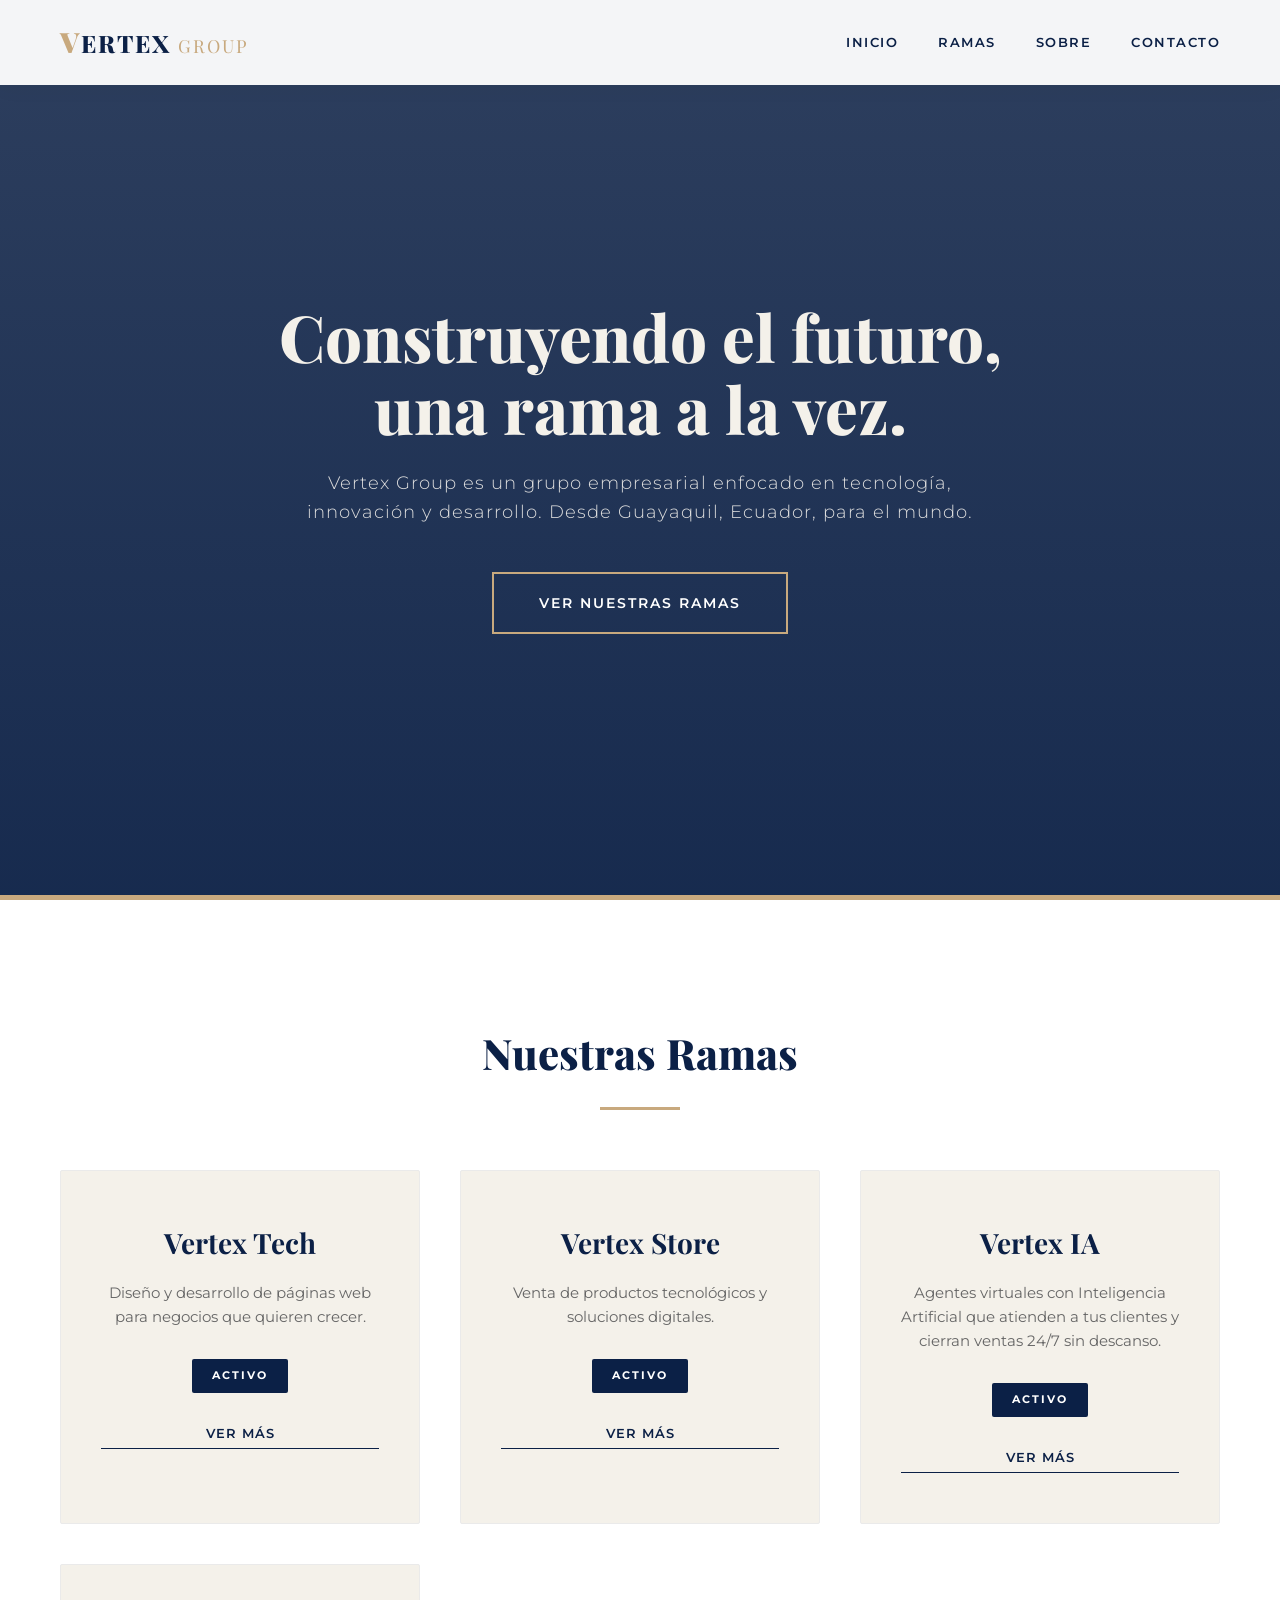
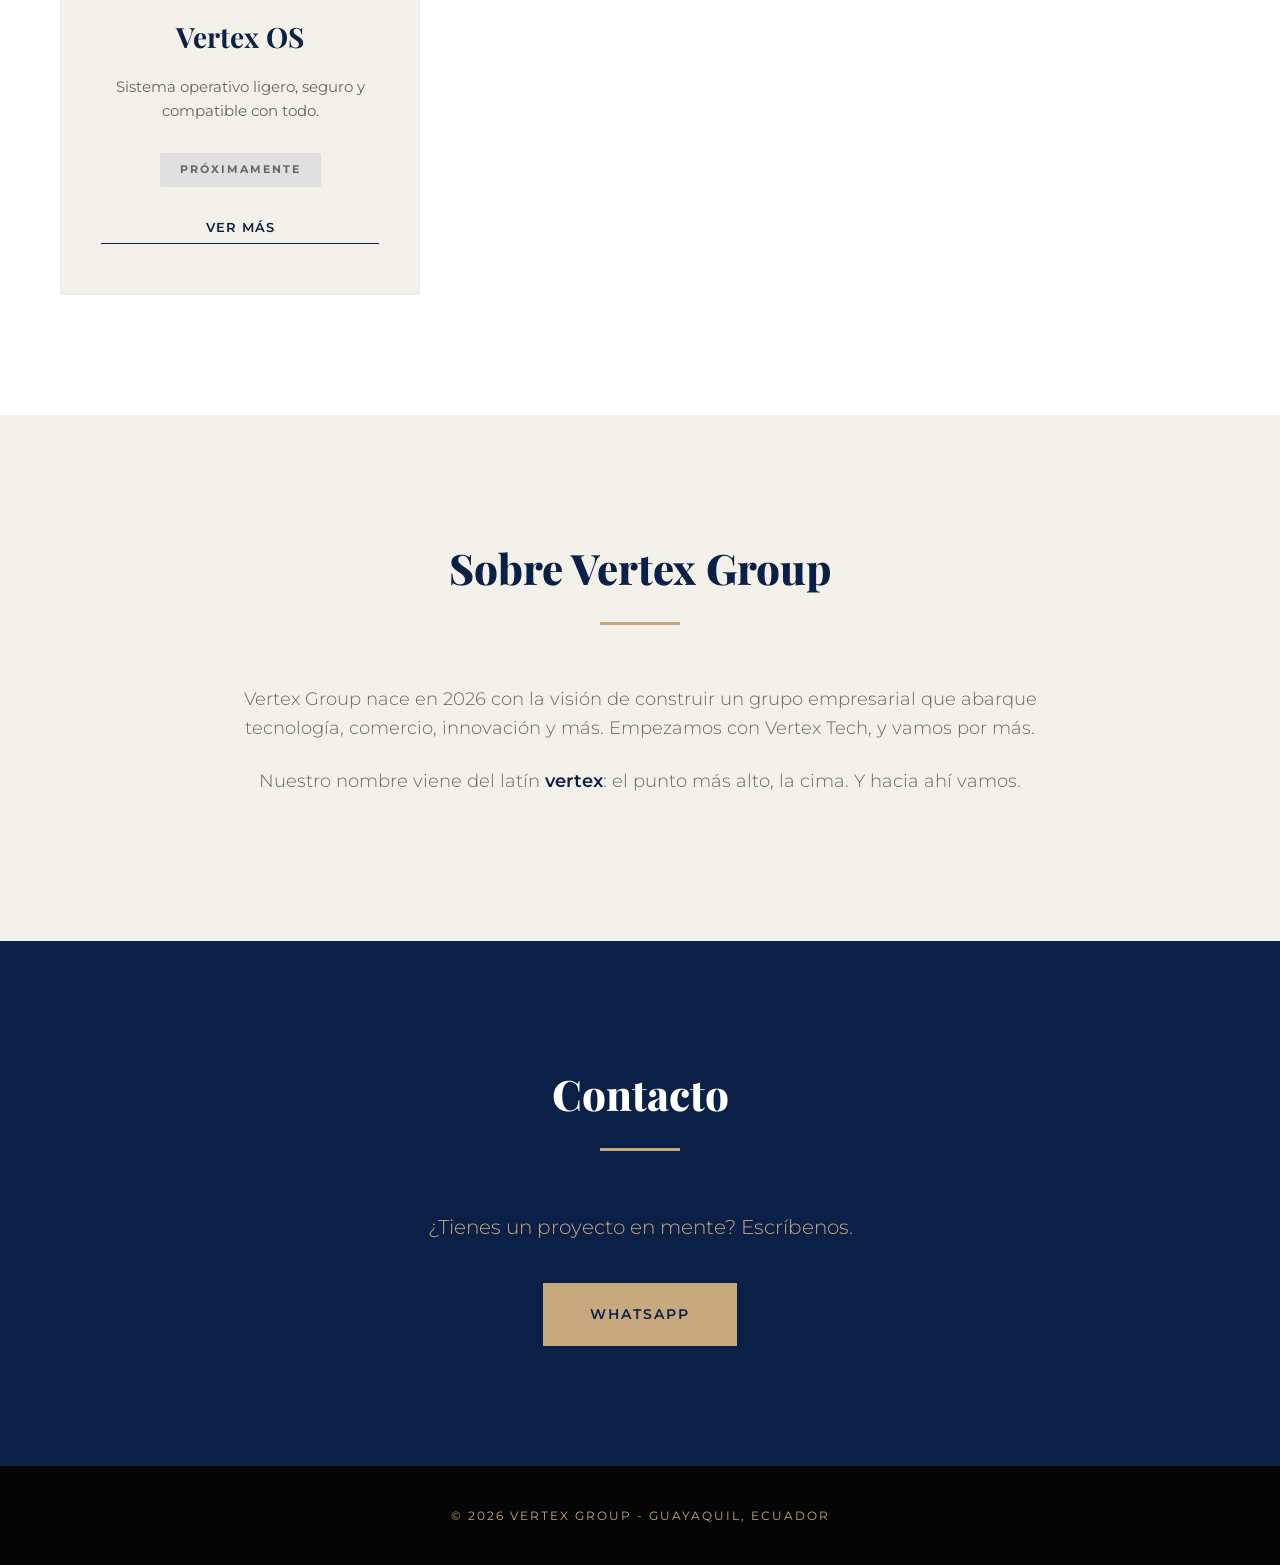
<file: index.html>
<!DOCTYPE html>
<html lang="es">
<head>
    <meta charset="UTF-8">
    <meta name="viewport" content="width=device-width, initial-scale=1.0">
    <title>Vertex Group | Tecnología, Innovación y Futuro</title>
    <link rel="stylesheet" href="style.css">
    <link rel="icon" href="icono.png">
</head>
<body>

    <header>
        <div class="logo">
            <span class="v">V</span>ERTEX <span class="group">GROUP</span>
        </div>
        <nav>
            <a href="#inicio">Inicio</a>
            <a href="#ramas">Ramas</a>
            <a href="#sobre">Sobre</a>
            <a href="#contacto">Contacto</a>
        </nav>
    </header>

    <section id="inicio" class="hero">
        <h1>Construyendo el futuro,<br>una rama a la vez.</h1>
        <p>Vertex Group es un grupo empresarial enfocado en tecnología, innovación y desarrollo. Desde Guayaquil, Ecuador, para el mundo.</p>
        <a href="#ramas" class="boton">Ver nuestras ramas</a>
    </section>

    <section id="ramas">
        <h2>Nuestras Ramas</h2>
        <div class="ramas-grid">

            <div class="rama">
                <h3>Vertex Tech</h3>
                <p>Diseño y desarrollo de páginas web para negocios que quieren crecer.</p>
                <span class="estado activo">Activo</span>
                <a href="vertex-tech/index.html" class="boton-rama">Ver más</a>
            </div>

            <div class="rama">
                <h3>Vertex Store</h3>
                <p>Venta de productos tecnológicos y soluciones digitales.</p>
                <span class="estado activo">Activo</span>
                <a href="vertex-store/index.html" class="boton-rama">Ver más</a>
            </div>

            <div class="rama">
                <h3>Vertex IA</h3>
                <p>Agentes virtuales con Inteligencia Artificial que atienden a tus clientes y cierran ventas 24/7 sin descanso.</p>
                <span class="estado activo">Activo</span>
                <a href="vertex-IA/index.html" class="boton-rama">Ver más</a>
            </div>

            <div class="rama">
                <h3>Vertex OS</h3>
                <p>Sistema operativo ligero, seguro y compatible con todo.</p>
                <span class="estado proximo">Próximamente</span>
                <a href="vertex-os/index.html" class="boton-rama">Ver más</a>
            </div>

        </div>
    </section>

    <section id="sobre">
        <h2>Sobre Vertex Group</h2>
        <p>Vertex Group nace en 2026 con la visión de construir un grupo empresarial que abarque tecnología, comercio, innovación y más. Empezamos con Vertex Tech, y vamos por más.</p>
        <p>Nuestro nombre viene del latín <strong>vertex</strong>: el punto más alto, la cima. Y hacia ahí vamos.</p>
    </section>

    <section id="contacto">
        <h2>Contacto</h2>
        <p>¿Tienes un proyecto en mente? Escríbenos.</p>
        <a href="https://wa.me/593982679961" class="boton">WhatsApp</a>
    </section>

    <footer>
        <p>© 2026 Vertex Group - Guayaquil, Ecuador</p>
    </footer>

</body>
</html>
</file>
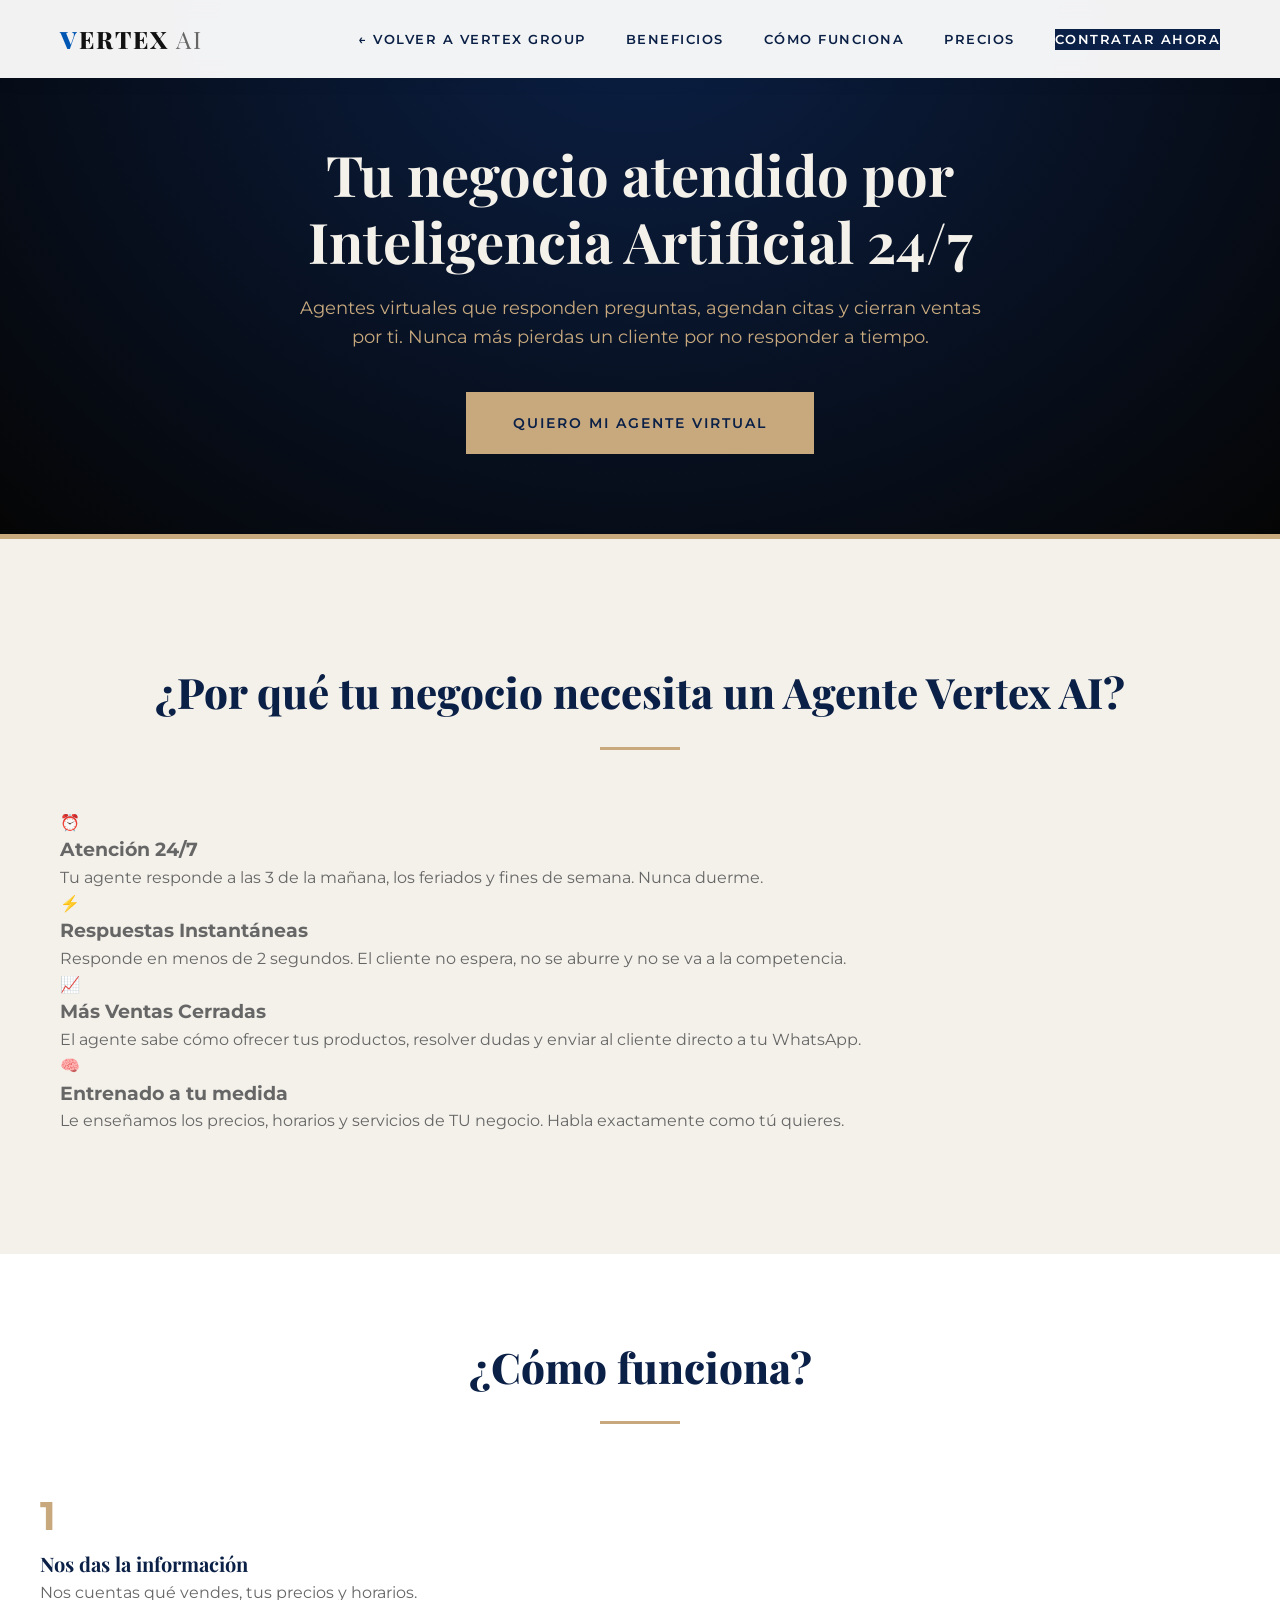
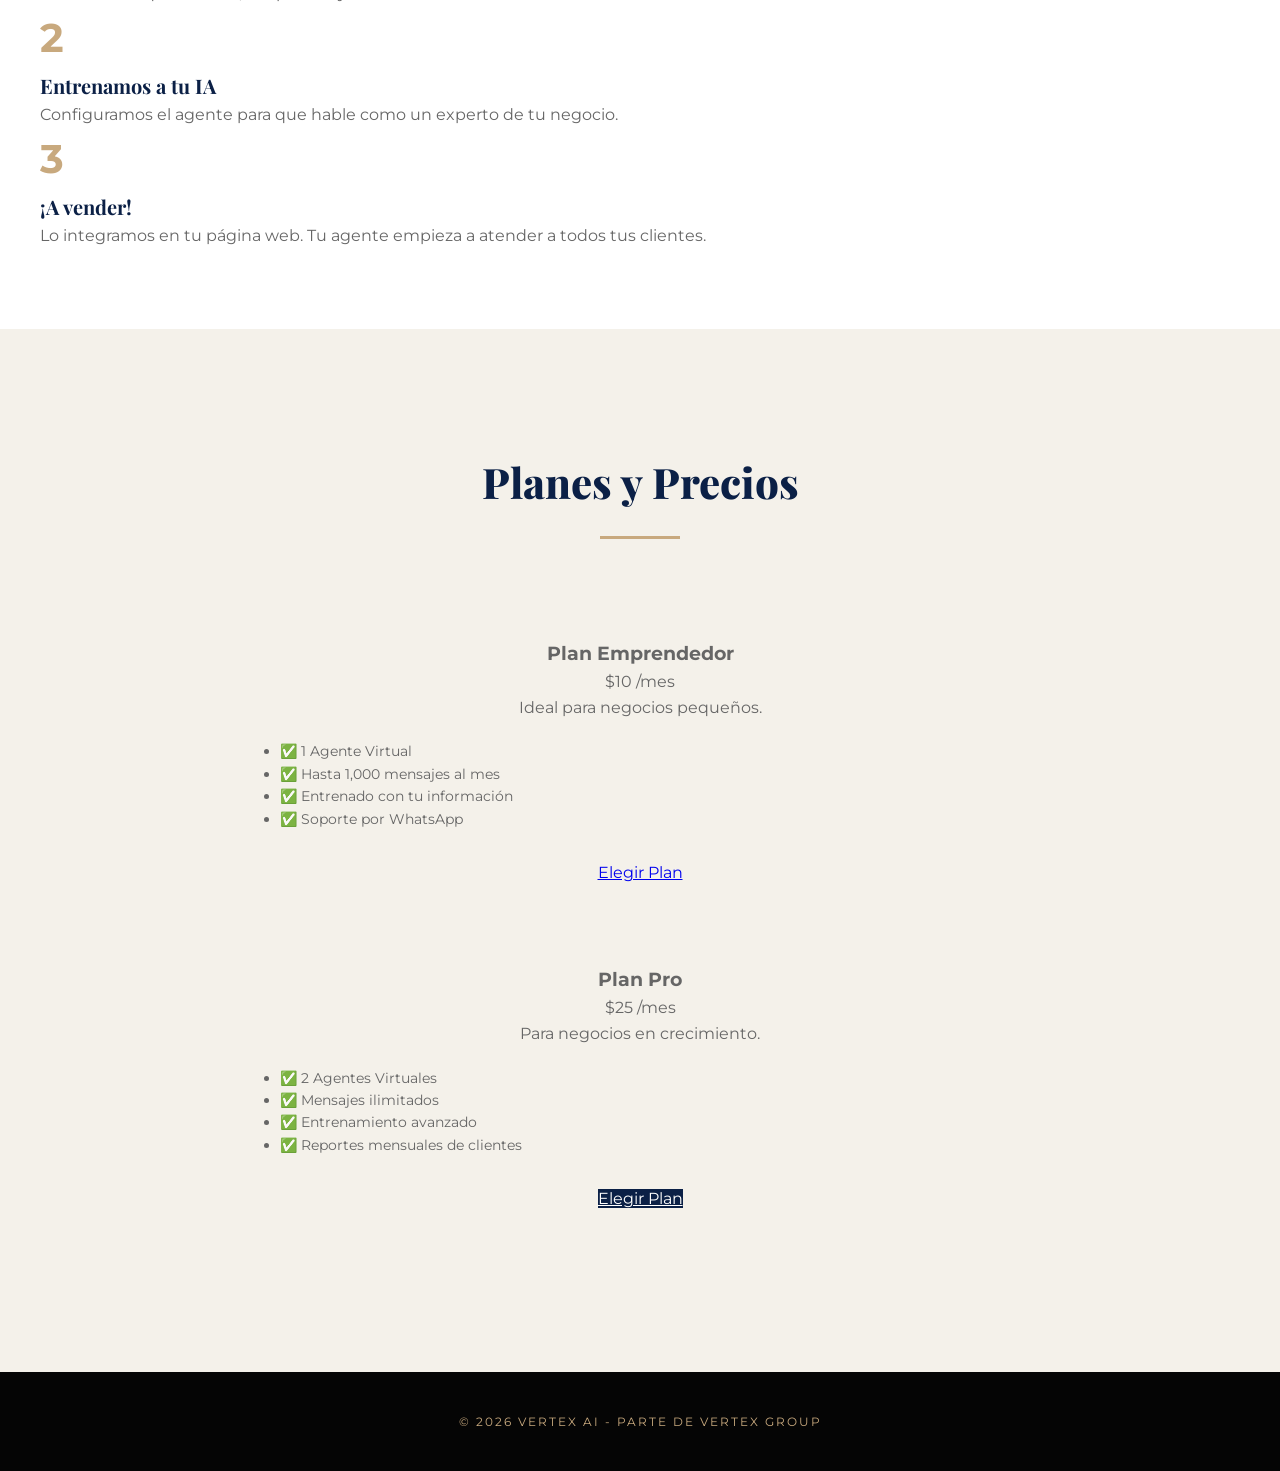
<file: vertex-IA/index.html>
<!DOCTYPE html>
<html lang="es">
<head>
    <meta charset="UTF-8">
    <meta name="viewport" content="width=device-width, initial-scale=1.0">
    <title>Vertex AI | Agentes Virtuales para Negocios</title>
    <link rel="stylesheet" href="../style.css">
    <link rel="stylesheet" href="IA.css">
</head>
<body>

    <header class="header-tienda">
        <div class="logo">
            <a href="../index.html" style="text-decoration:none; color:#111;">
                <span style="color:#0056b3; font-weight:900;">V</span>ERTEX <span style="color:#666; font-weight:300;">AI</span>
            </a>
        </div>
        <nav>
            <a href="../index.html">← Volver a Vertex Group</a>
            <a href="#beneficios">Beneficios</a>
            <a href="#como-funciona">Cómo funciona</a>
            <a href="#precios">Precios</a>
            <a href="https://wa.me/593982679961?text=Hola,%20quiero%20un%20Agente%20Virtual%20para%20mi%20negocio" class="btn-carrito" style="background: var(--azul-marino); color: white; border: none;">Contratar Ahora</a>
        </nav>
    </header>

    <section class="hero-ai">
        <h1>Tu negocio atendido por Inteligencia Artificial 24/7</h1>
        <p>Agentes virtuales que responden preguntas, agendan citas y cierran ventas por ti. Nunca más pierdas un cliente por no responder a tiempo.</p>
        <a href="https://wa.me/593982679961?text=Hola,%20quiero%20un%20Agente%20Virtual%20para%20mi%20negocio" class="boton">Quiero mi Agente Virtual</a>
    </section>

    <section id="beneficios" class="seccion-categorias">
        <h2 class="titulo-seccion">¿Por qué tu negocio necesita un Agente Vertex AI?</h2>
        <div class="grid-categorias">
            <div class="tarjeta-categoria">
                <div class="icono-cat">⏰</div>
                <h3>Atención 24/7</h3>
                <p>Tu agente responde a las 3 de la mañana, los feriados y fines de semana. Nunca duerme.</p>
            </div>
            <div class="tarjeta-categoria">
                <div class="icono-cat">⚡</div>
                <h3>Respuestas Instantáneas</h3>
                <p>Responde en menos de 2 segundos. El cliente no espera, no se aburre y no se va a la competencia.</p>
            </div>
            <div class="tarjeta-categoria">
                <div class="icono-cat">📈</div>
                <h3>Más Ventas Cerradas</h3>
                <p>El agente sabe cómo ofrecer tus productos, resolver dudas y enviar al cliente directo a tu WhatsApp.</p>
            </div>
            <div class="tarjeta-categoria">
                <div class="icono-cat">🧠</div>
                <h3>Entrenado a tu medida</h3>
                <p>Le enseñamos los precios, horarios y servicios de TU negocio. Habla exactamente como tú quieres.</p>
            </div>
        </div>
    </section>

    <section id="como-funciona" class="seccion-categorias" style="background-color: var(--blanco-puro); max-width: 100%; padding: 80px 20px;">
        <div style="max-width: 1200px; margin: 0 auto;">
            <h2 class="titulo-seccion">¿Cómo funciona?</h2>
            <div class="grid-categorias">
                <div class="tarjeta-categoria" style="background: transparent; border: none; box-shadow: none;">
                    <h3 style="font-size: 40px; color: var(--dorado-camel);">1</h3>
                    <h4 style="font-family: 'Playfair Display'; font-size: 20px; color: var(--azul-marino);">Nos das la información</h4>
                    <p>Nos cuentas qué vendes, tus precios y horarios.</p>
                </div>
                <div class="tarjeta-categoria" style="background: transparent; border: none; box-shadow: none;">
                    <h3 style="font-size: 40px; color: var(--dorado-camel);">2</h3>
                    <h4 style="font-family: 'Playfair Display'; font-size: 20px; color: var(--azul-marino);">Entrenamos a tu IA</h4>
                    <p>Configuramos el agente para que hable como un experto de tu negocio.</p>
                </div>
                <div class="tarjeta-categoria" style="background: transparent; border: none; box-shadow: none;">
                    <h3 style="font-size: 40px; color: var(--dorado-camel);">3</h3>
                    <h4 style="font-family: 'Playfair Display'; font-size: 20px; color: var(--azul-marino);">¡A vender!</h4>
                    <p>Lo integramos en tu página web. Tu agente empieza a atender a todos tus clientes.</p>
                </div>
            </div>
        </div>
    </section>

    <section id="precios" class="seccion-categorias">
        <h2 class="titulo-seccion">Planes y Precios</h2>
        <div class="grid-categorias" style="max-width: 800px; margin: 0 auto;">
            <!-- Plan 1 -->
            <div class="tarjeta-producto" style="text-align: center; padding: 40px;">
                <h3>Plan Emprendedor</h3>
                <p class="precio">$10<span style="font-size: 16px; color: #666;"> /mes</span></p>
                <p style="margin-bottom: 20px;">Ideal para negocios pequeños.</p>
                <ul style="text-align: left; font-size: 14px; margin-bottom: 30px; color: var(--gris-texto);">
                    <li>✅ 1 Agente Virtual</li>
                    <li>✅ Hasta 1,000 mensajes al mes</li>
                    <li>✅ Entrenado con tu información</li>
                    <li>✅ Soporte por WhatsApp</li>
                </ul>
                <a href="https://wa.me/593982679961?text=Hola,%20quiero%20el%20Plan%20Emprendedor" class="btn-comprar">Elegir Plan</a>
            </div>
            <!-- Plan 2 -->
            <div class="tarjeta-producto" style="text-align: center; padding: 40px; border-color: var(--dorado-camel);">
                <h3>Plan Pro</h3>
                <p class="precio">$25<span style="font-size: 16px; color: #666;"> /mes</span></p>
                <p style="margin-bottom: 20px;">Para negocios en crecimiento.</p>
                <ul style="text-align: left; font-size: 14px; margin-bottom: 30px; color: var(--gris-texto);">
                    <li>✅ 2 Agentes Virtuales</li>
                    <li>✅ Mensajes ilimitados</li>
                    <li>✅ Entrenamiento avanzado</li>
                    <li>✅ Reportes mensuales de clientes</li>
                </ul>
                <a href="https://wa.me/593982679961?text=Hola,%20quiero%20el%20Plan%20Pro" class="btn-comprar" style="background: var(--azul-marino); color: white;">Elegir Plan</a>
            </div>
        </div>
    </section>

    <footer class="footer-tienda">
        <p>© 2026 Vertex AI - Parte de Vertex Group</p>
    </footer>

</body>
</html>
</file>
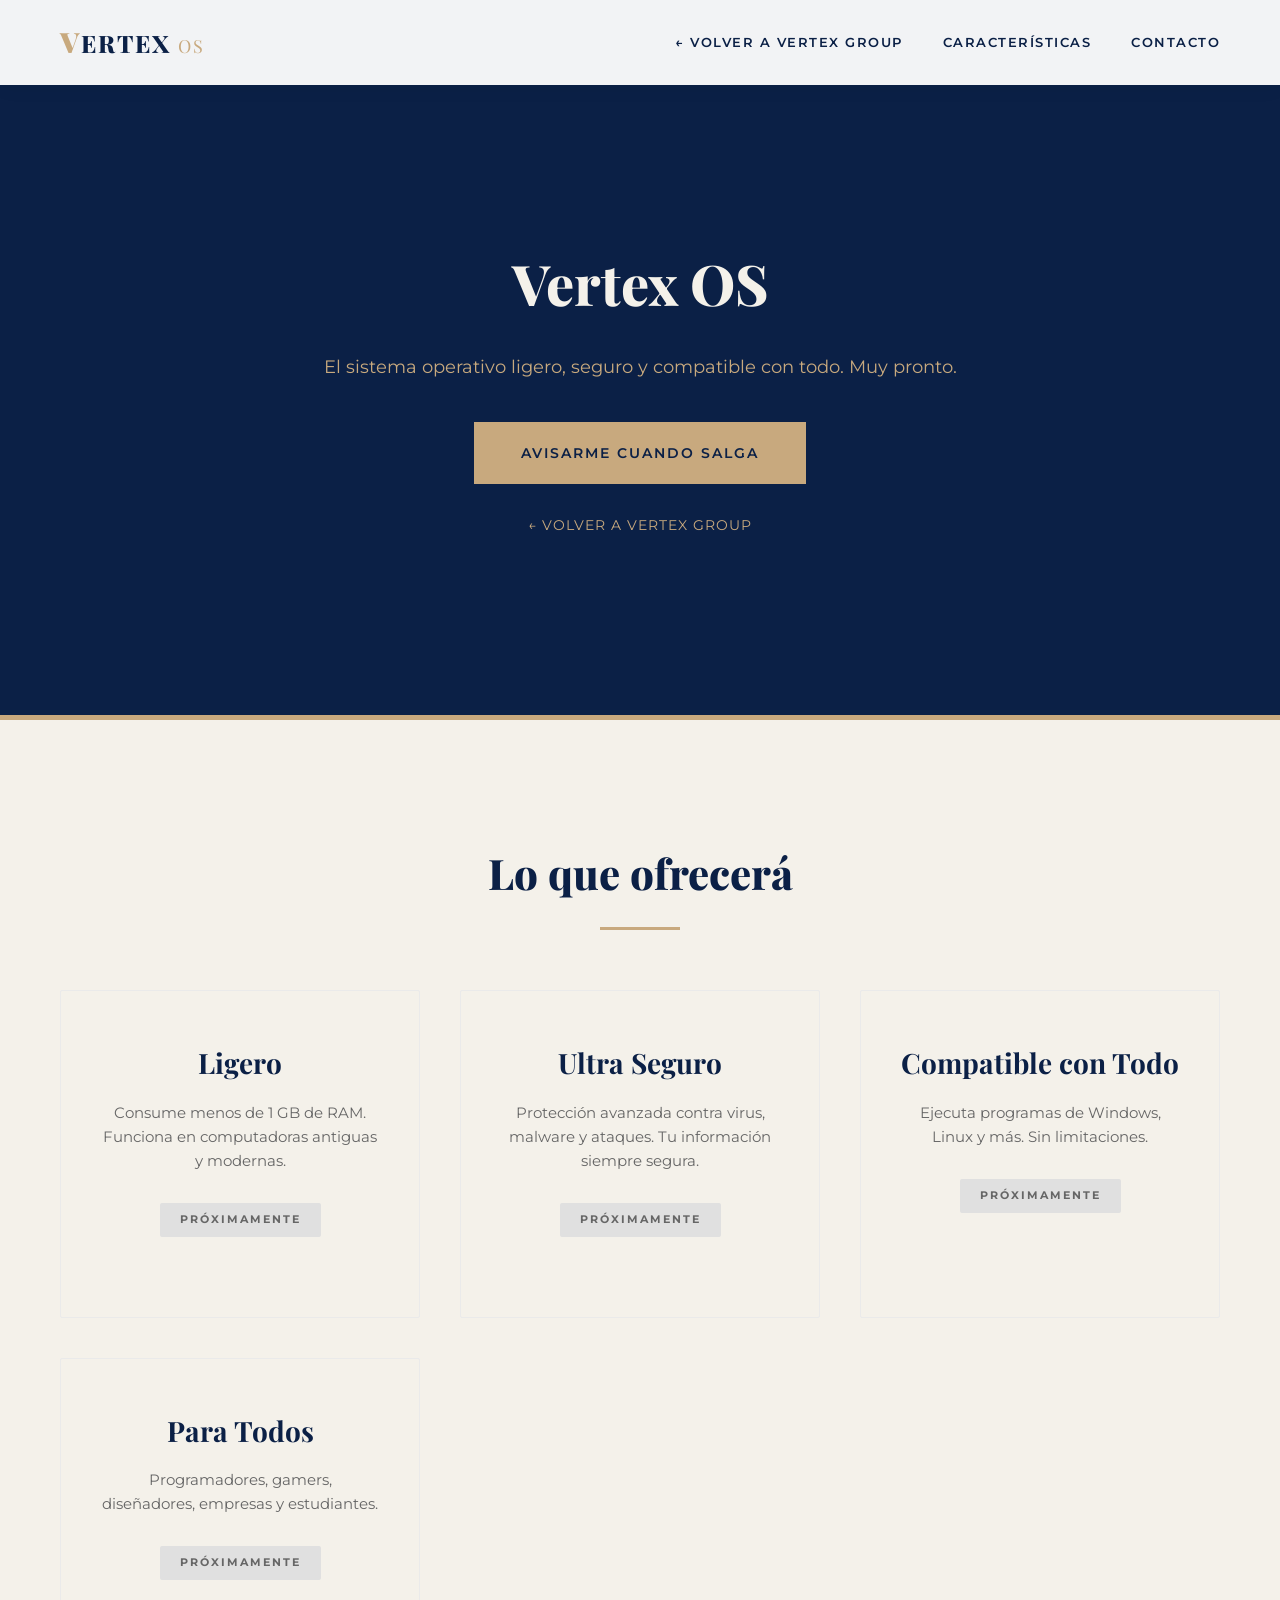
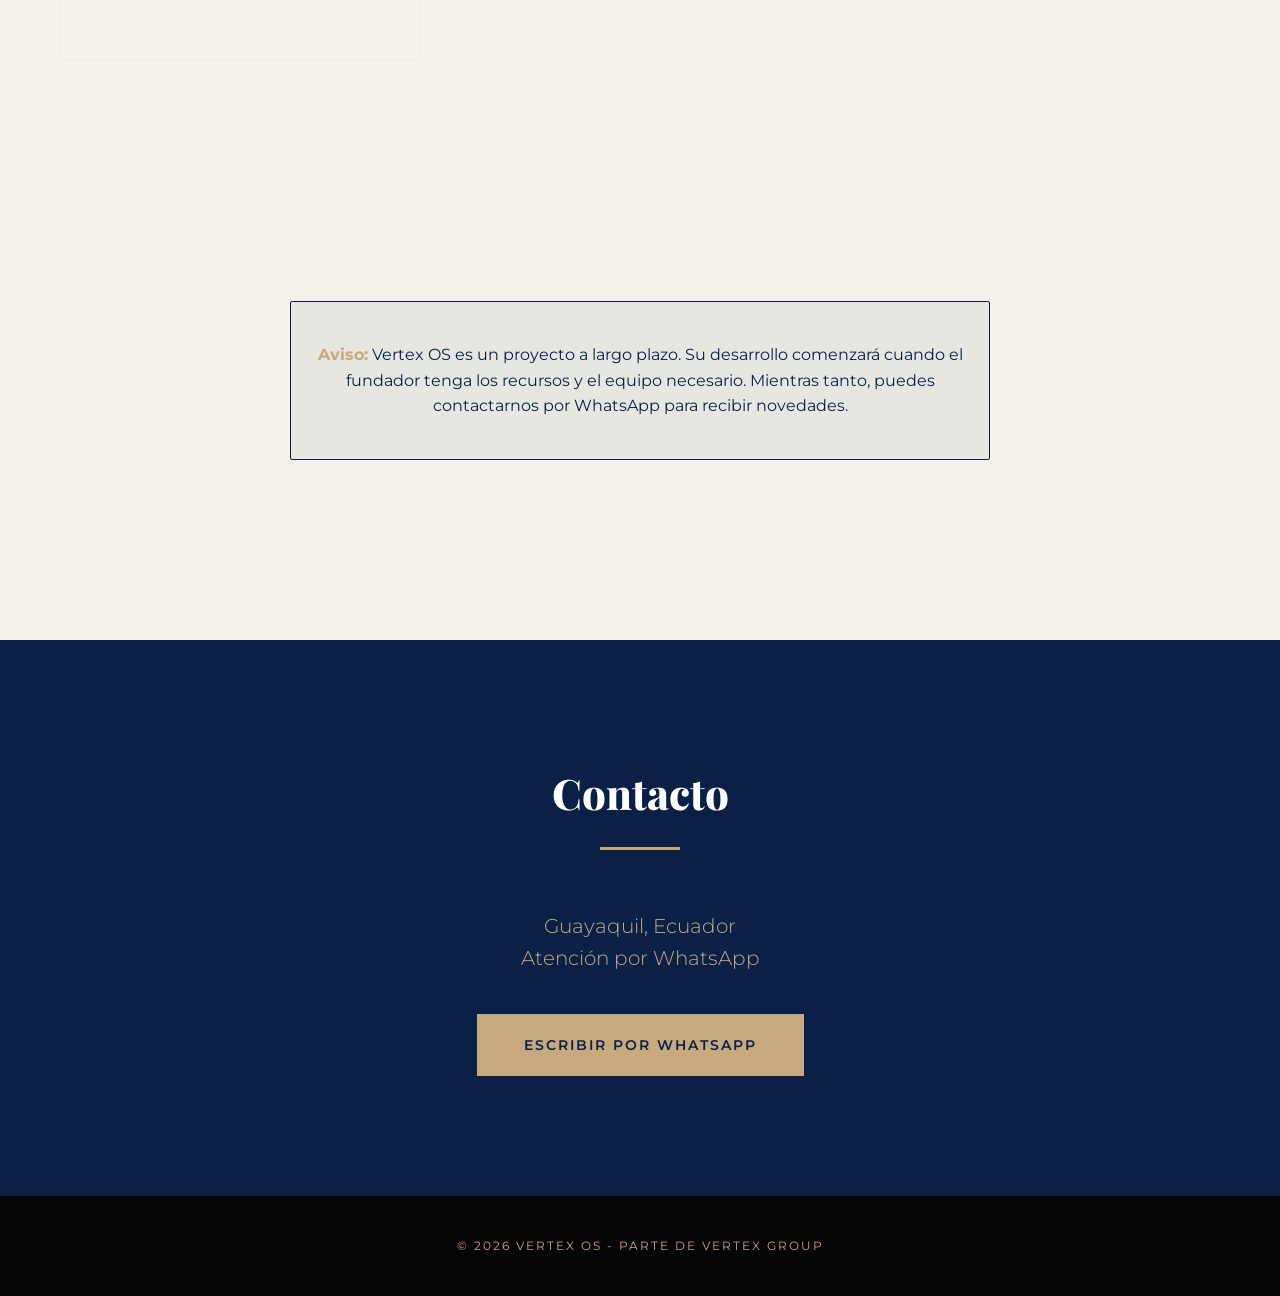
<file: vertex-os/index.html>
<!DOCTYPE html>
<html lang="es">
<head>
    <meta charset="UTF-8">
    <meta name="viewport" content="width=device-width, initial-scale=1.0">
    <title>Vertex OS | Próximamente</title>
    <link rel="stylesheet" href="../style.css">
    <style>
        /* Estilo elegante para el Hero de OS */
        .hero-os {
            min-height: 80vh;
            display: flex;
            flex-direction: column;
            justify-content: center;
            align-items: center;
            text-align: center;
            padding: 140px 20px 80px;
            background: var(--azul-marino);
            color: var(--blanco-puro);
            border-bottom: 5px solid var(--dorado-camel);
        }
        .hero-os h1 {
            font-size: 56px;
            font-family: 'Playfair Display', serif;
            font-weight: 800;
            margin-bottom: 25px;
            color: var(--fondo-crema);
        }
        .hero-os p {
            font-size: 18px;
            color: var(--dorado-camel);
            margin-bottom: 40px;
            max-width: 700px;
        }
        .hero-os .boton {
            background: var(--dorado-camel);
            color: var(--azul-marino);
            border: 2px solid var(--dorado-camel);
        }
        .hero-os .boton:hover {
            background: transparent;
            color: var(--dorado-camel);
        }
        .volver {
            display: inline-block;
            margin-top: 30px;
            color: var(--dorado-camel);
            text-decoration: none;
            font-size: 14px;
            letter-spacing: 1px;
            text-transform: uppercase;
        }
        /* Aviso elegante */
        .aviso {
            text-align: center;
            padding: 40px 20px;
            background: rgba(11, 32, 70, 0.05);
            border: 1px solid var(--azul-marino);
            border-radius: 2px;
            max-width: 700px;
            margin: 0 auto 60px;
        }
        .aviso p {
            color: var(--azul-marino);
            font-size: 16px;
            margin: 0;
        }
        .aviso strong {
            color: var(--dorado-camel);
        }
    </style>
</head>
<body>

    <header>
        <div class="logo">
            <a href="../index.html" style="text-decoration:none; color:inherit;">
                <span class="v">V</span>ERTEX <span class="group">OS</span>
            </a>
        </div>
        <nav>
            <a href="../index.html">← Volver a Vertex Group</a>
            <a href="#caracteristicas">Características</a>
            <a href="#contacto">Contacto</a>
        </nav>
    </header>

    <section class="hero-os">
        <h1>Vertex OS</h1>
        <p>El sistema operativo ligero, seguro y compatible con todo. Muy pronto.</p>
        <a href="https://wa.me/593982679961" class="boton">Avisarme cuando salga</a>
        <a href="../index.html" class="volver">← Volver a Vertex Group</a>
    </section>

    <section id="caracteristicas">
        <h2>Lo que ofrecerá</h2>
        <div class="ramas-grid">

            <div class="rama">
                <h3>Ligero</h3>
                <p>Consume menos de 1 GB de RAM. Funciona en computadoras antiguas y modernas.</p>
                <span class="estado proximo">Próximamente</span>
            </div>

            <div class="rama">
                <h3>Ultra Seguro</h3>
                <p>Protección avanzada contra virus, malware y ataques. Tu información siempre segura.</p>
                <span class="estado proximo">Próximamente</span>
            </div>

            <div class="rama">
                <h3>Compatible con Todo</h3>
                <p>Ejecuta programas de Windows, Linux y más. Sin limitaciones.</p>
                <span class="estado proximo">Próximamente</span>
            </div>

            <div class="rama">
                <h3>Para Todos</h3>
                <p>Programadores, gamers, diseñadores, empresas y estudiantes.</p>
                <span class="estado proximo">Próximamente</span>
            </div>

        </div>
    </section>

    <section>
        <div class="aviso">
            <p><strong>Aviso:</strong> Vertex OS es un proyecto a largo plazo. Su desarrollo comenzará cuando el fundador tenga los recursos y el equipo necesario. Mientras tanto, puedes contactarnos por WhatsApp para recibir novedades.</p>
        </div>
    </section>

    <section id="contacto">
        <h2>Contacto</h2>
        <p>Guayaquil, Ecuador<br>Atención por WhatsApp</p>
        <a href="https://wa.me/593982679961" class="boton">Escribir por WhatsApp</a>
    </section>

    <footer>
        <p>© 2026 Vertex OS - Parte de Vertex Group</p>
    </footer>

</body>
</html>
</file>
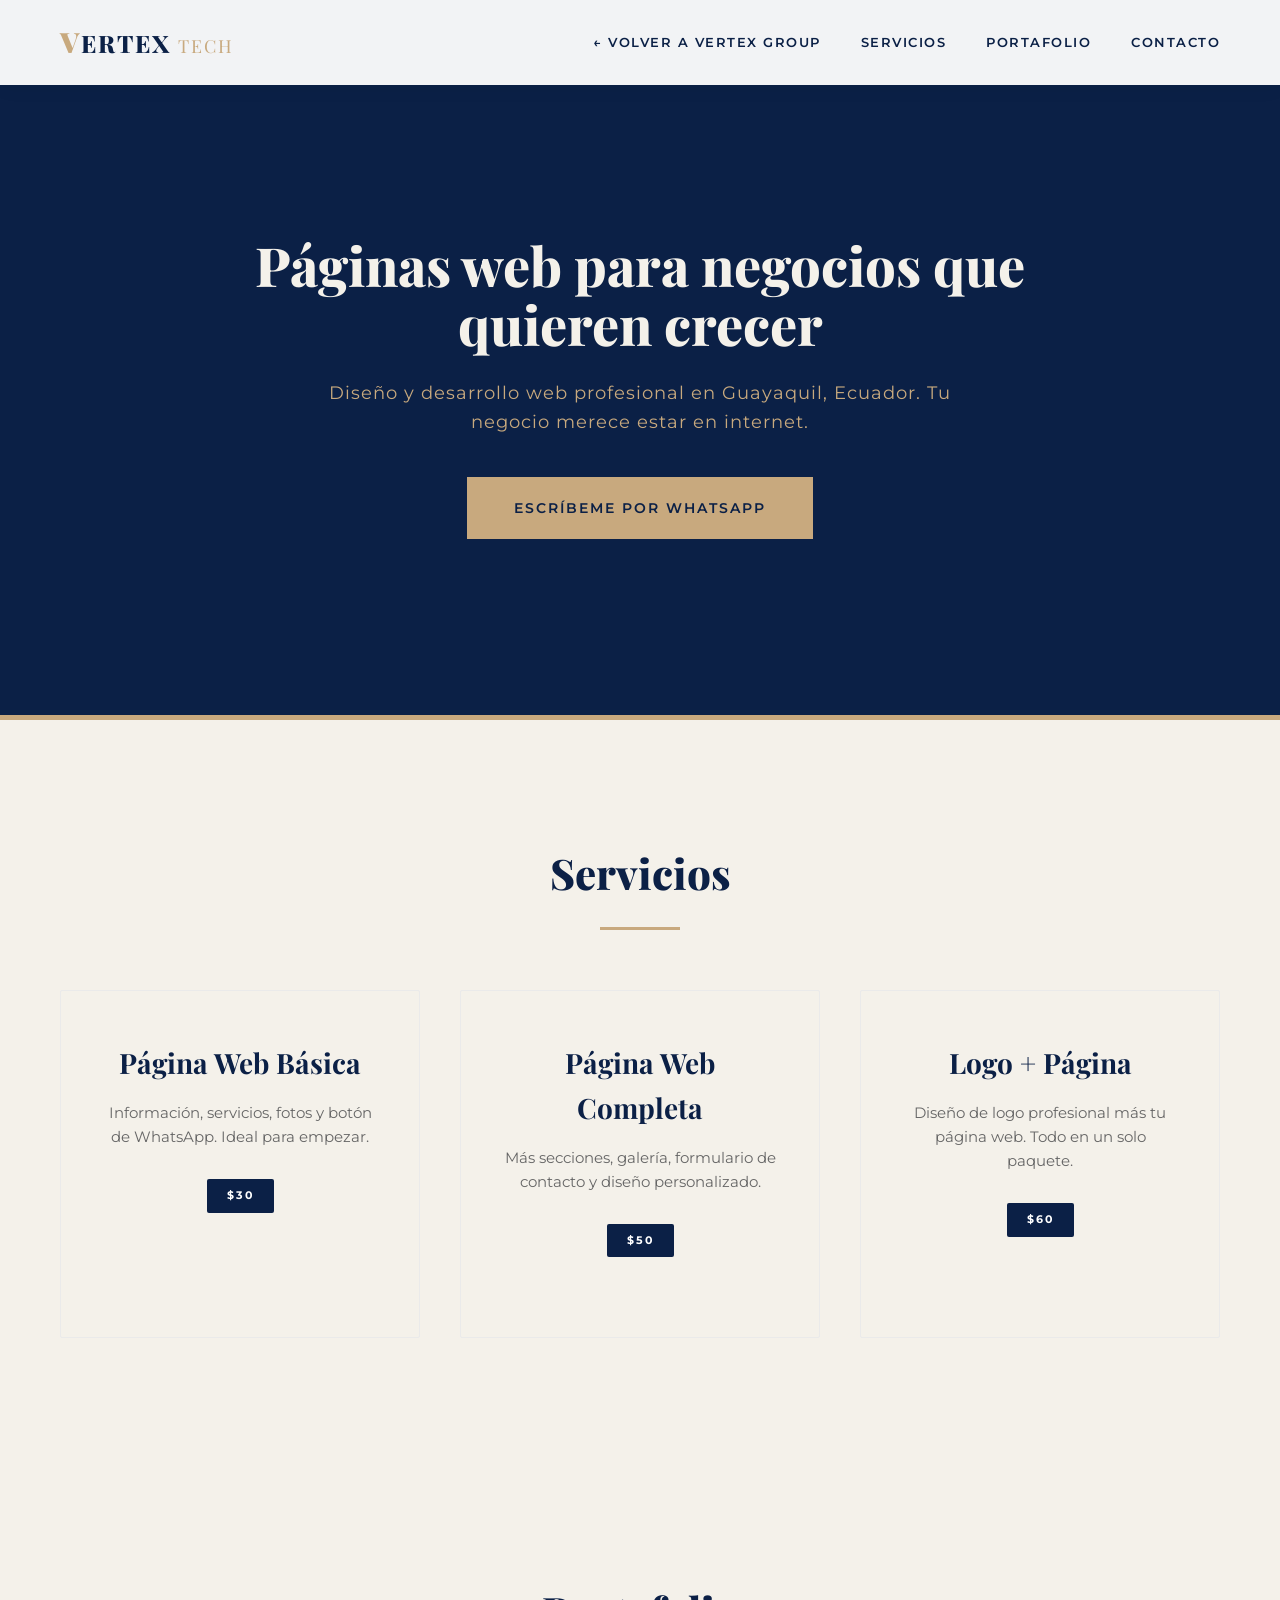
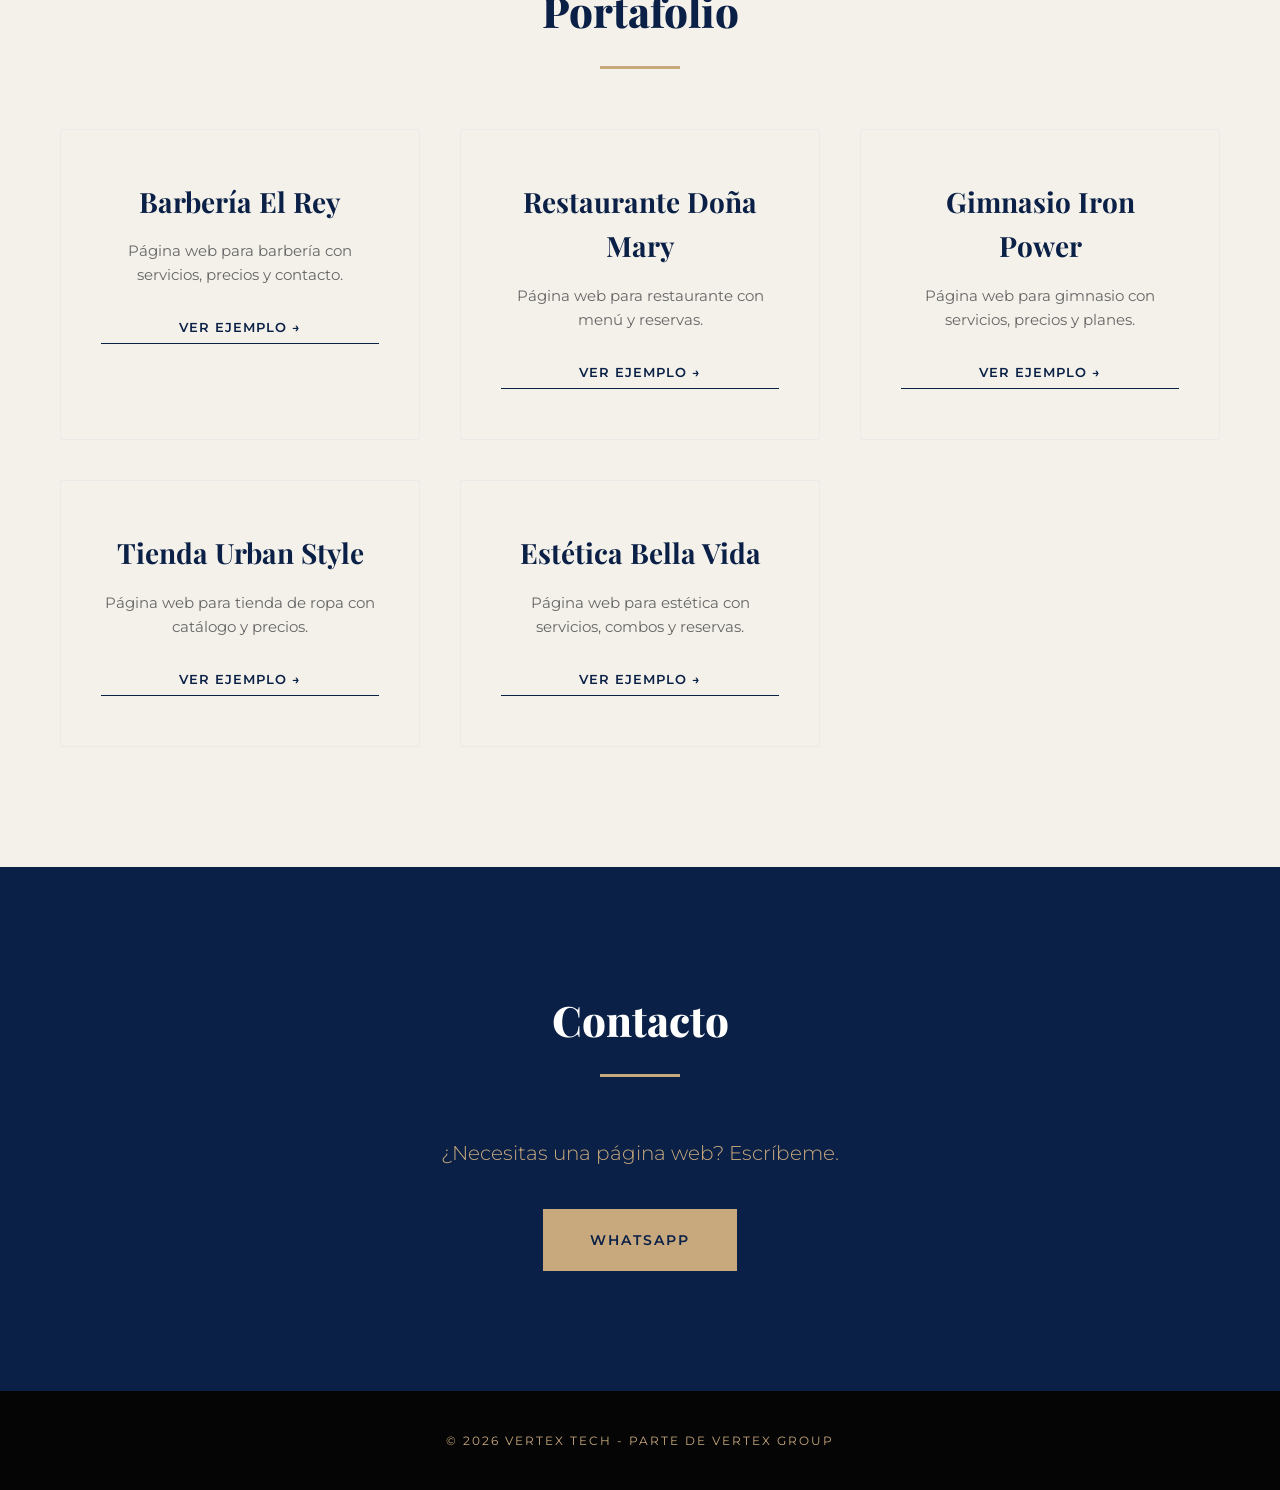
<file: vertex-tech/index.html>
<!DOCTYPE html>
<html lang="es">
<head>
    <meta charset="UTF-8">
    <meta name="viewport" content="width=device-width, initial-scale=1.0">
    <title>Vertex Tech | Páginas Web para Negocios</title>
    <link rel="stylesheet" href="../style.css">
    <link rel="stylesheet" href="tech.css">
</head>
<body>

    <header>
        <div class="logo">
            <a href="../index.html" style="text-decoration:none; color:inherit;">
                <span class="v">V</span>ERTEX <span class="group">TECH</span>
            </a>
        </div>
        <nav>
            <a href="../index.html">← Volver a Vertex Group</a>
            <a href="#servicios">Servicios</a>
            <a href="#portafolio">Portafolio</a>
            <a href="#contacto">Contacto</a>
        </nav>
    </header>

    <section class="hero-tech">
        <h1>Páginas web para negocios que quieren crecer</h1>
        <p>Diseño y desarrollo web profesional en Guayaquil, Ecuador. Tu negocio merece estar en internet.</p>
        <a href="https://wa.me/593982679961" class="boton">Escríbeme por WhatsApp</a>
    </section>

    <section id="servicios">
        <h2>Servicios</h2>
        <div class="ramas-grid">
            <div class="rama">
                <h3>Página Web Básica</h3>
                <p>Información, servicios, fotos y botón de WhatsApp. Ideal para empezar.</p>
                <span class="estado activo">$30</span>
            </div>
            <div class="rama">
                <h3>Página Web Completa</h3>
                <p>Más secciones, galería, formulario de contacto y diseño personalizado.</p>
                <span class="estado activo">$50</span>
            </div>
            <div class="rama">
                <h3>Logo + Página</h3>
                <p>Diseño de logo profesional más tu página web. Todo en un solo paquete.</p>
                <span class="estado activo">$60</span>
            </div>
        </div>
    </section>

    <section id="portafolio">
        <h2>Portafolio</h2>
        <div class="ramas-grid">

            <div class="rama">
                <h3>Barbería El Rey</h3>
                <p>Página web para barbería con servicios, precios y contacto.</p>
                <a href="../portafolio/barberia/index.html" class="boton-rama">Ver ejemplo →</a>
            </div>

            <div class="rama">
                <h3>Restaurante Doña Mary</h3>
                <p>Página web para restaurante con menú y reservas.</p>
                <a href="../portafolio/restaurante/index.html" class="boton-rama">Ver ejemplo →</a>
            </div>

            <div class="rama">
                <h3>Gimnasio Iron Power</h3>
                <p>Página web para gimnasio con servicios, precios y planes.</p>
                <a href="../portafolio/gimnasio/index.html" class="boton-rama">Ver ejemplo →</a>
            </div>

            <div class="rama">
                <h3>Tienda Urban Style</h3>
                <p>Página web para tienda de ropa con catálogo y precios.</p>
                <a href="../portafolio/tienda/index.html" class="boton-rama">Ver ejemplo →</a>
            </div>

            <div class="rama">
                <h3>Estética Bella Vida</h3>
                <p>Página web para estética con servicios, combos y reservas.</p>
                <a href="../portafolio/estetica-bella/index.html" class="boton-rama">Ver ejemplo →</a>
            </div>
        </div>
    </section>

    <section id="contacto">
        <h2>Contacto</h2>
        <p>¿Necesitas una página web? Escríbeme.</p>
        <a href="https://wa.me/593982679961" class="boton">WhatsApp</a>
    </section>

    <footer>
        <p>© 2026 Vertex Tech - Parte de Vertex Group</p>
    </footer>

</body>
</html>
</file>
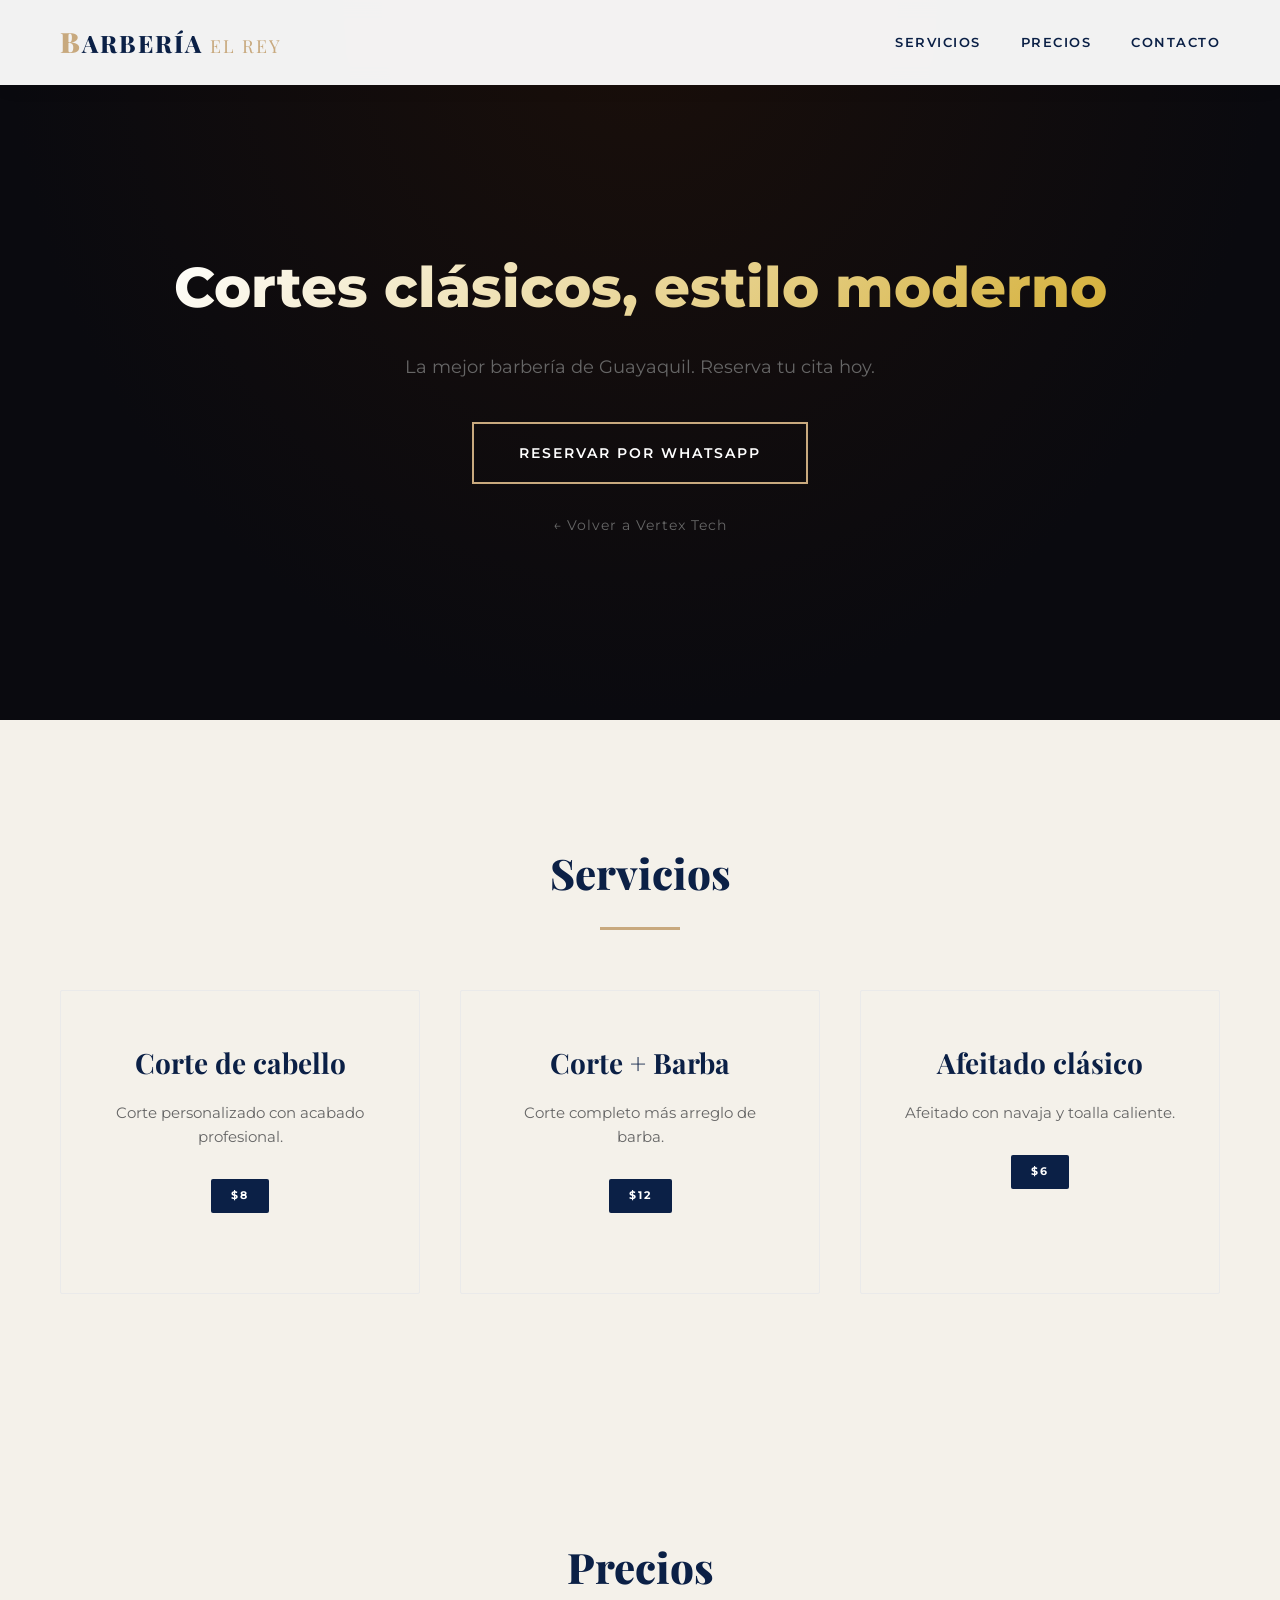
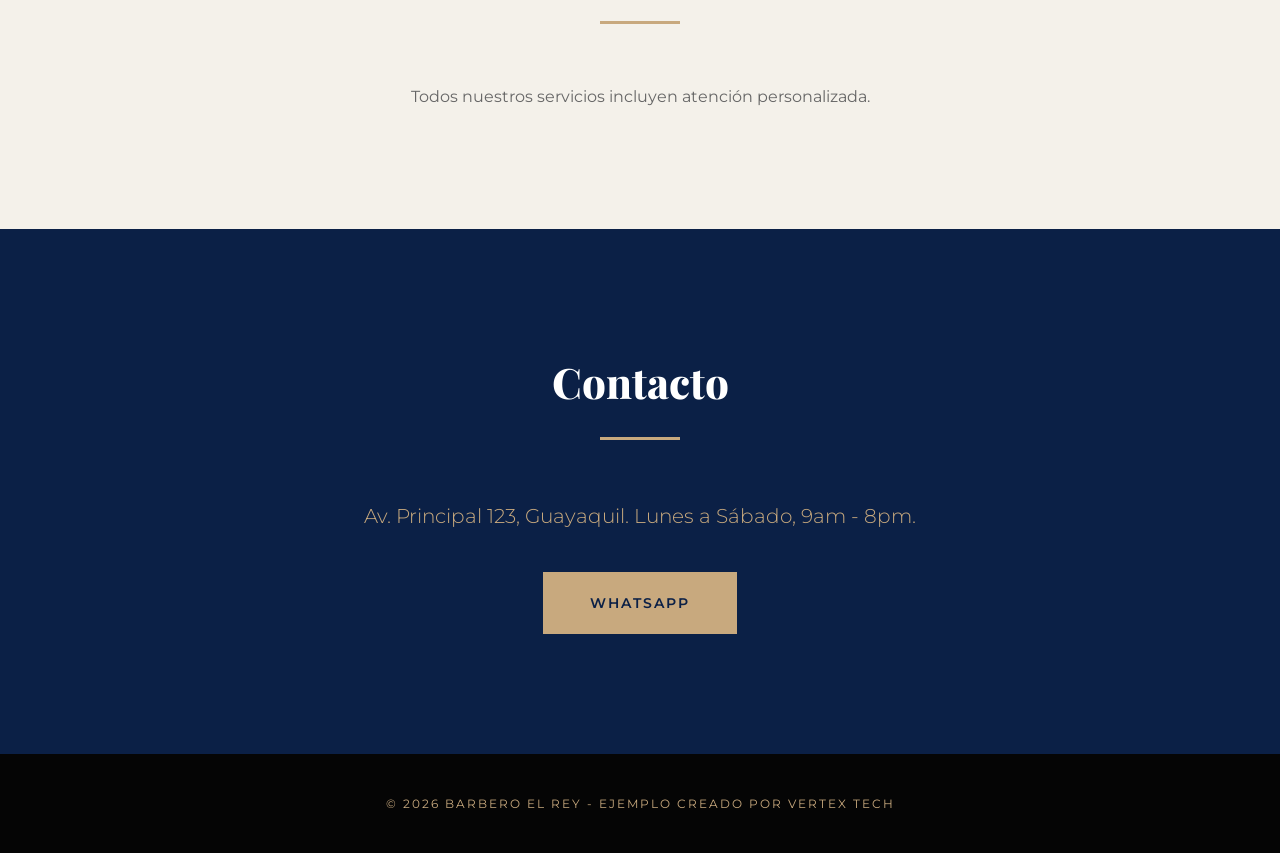
<file: portafolio/barberia/index.html>
<!DOCTYPE html>
<html lang="es">
<head>
    <meta charset="UTF-8">
    <meta name="viewport" content="width=device-width, initial-scale=1.0">
    <title>Barbería El Rey | Ejemplo</title>
    <link rel="stylesheet" href="../../style.css">
    <style>
        .hero-barberia {
            min-height: 80vh;
            display: flex;
            flex-direction: column;
            justify-content: center;
            align-items: center;
            text-align: center;
            padding: 140px 20px 80px;
            background: radial-gradient(ellipse at center top, #1a0f0a 0%, #0a0a0f 70%);
        }
        .hero-barberia h1 {
            font-size: 56px;
            font-weight: 800;
            margin-bottom: 20px;
            background: linear-gradient(135deg, #ffffff 0%, #d4af37 100%);
            -webkit-background-clip: text;
            -webkit-text-fill-color: transparent;
            background-clip: text;
        }
        .hero-barberia p {
            font-size: 18px;
            color: var(--gris);
            margin-bottom: 40px;
        }
        .volver {
            display: inline-block;
            margin-top: 30px;
            color: var(--dorado);
            text-decoration: none;
            font-size: 14px;
            letter-spacing: 1px;
        }
    </style>
</head>
<body>

    <header>
        <div class="logo">
            <span class="v">B</span>ARBERÍA <span class="group">EL REY</span>
        </div>
        <nav>
            <a href="#servicios">Servicios</a>
            <a href="#precios">Precios</a>
            <a href="#contacto">Contacto</a>
        </nav>
    </header>

    <section class="hero-barberia">
        <h1>Cortes clásicos, estilo moderno</h1>
        <p>La mejor barbería de Guayaquil. Reserva tu cita hoy.</p>
        <a href="https://wa.me/593982679961" class="boton">Reservar por WhatsApp</a>
        <a href="../../vertex-tech/index.html" class="volver">← Volver a Vertex Tech</a>
    </section>

    <section id="servicios">
        <h2>Servicios</h2>
        <div class="ramas-grid">
            <div class="rama">
                <h3>Corte de cabello</h3>
                <p>Corte personalizado con acabado profesional.</p>
                <span class="estado activo">$8</span>
            </div>
            <div class="rama">
                <h3>Corte + Barba</h3>
                <p>Corte completo más arreglo de barba.</p>
                <span class="estado activo">$12</span>
            </div>
            <div class="rama">
                <h3>Afeitado clásico</h3>
                <p>Afeitado con navaja y toalla caliente.</p>
                <span class="estado activo">$6</span>
            </div>
        </div>
    </section>

    <section id="precios">
        <h2>Precios</h2>
        <p style="text-align:center; color:var(--gris);">Todos nuestros servicios incluyen atención personalizada.</p>
    </section>

    <section id="contacto">
        <h2>Contacto</h2>
        <p>Av. Principal 123, Guayaquil. Lunes a Sábado, 9am - 8pm.</p>
        <a href="https://wa.me/593982679961" class="boton">WhatsApp</a>
    </section>

    <footer>
        <p>© 2026 Barbero El Rey - Ejemplo creado por Vertex Tech</p>
    </footer>

</body>
</html>
</file>
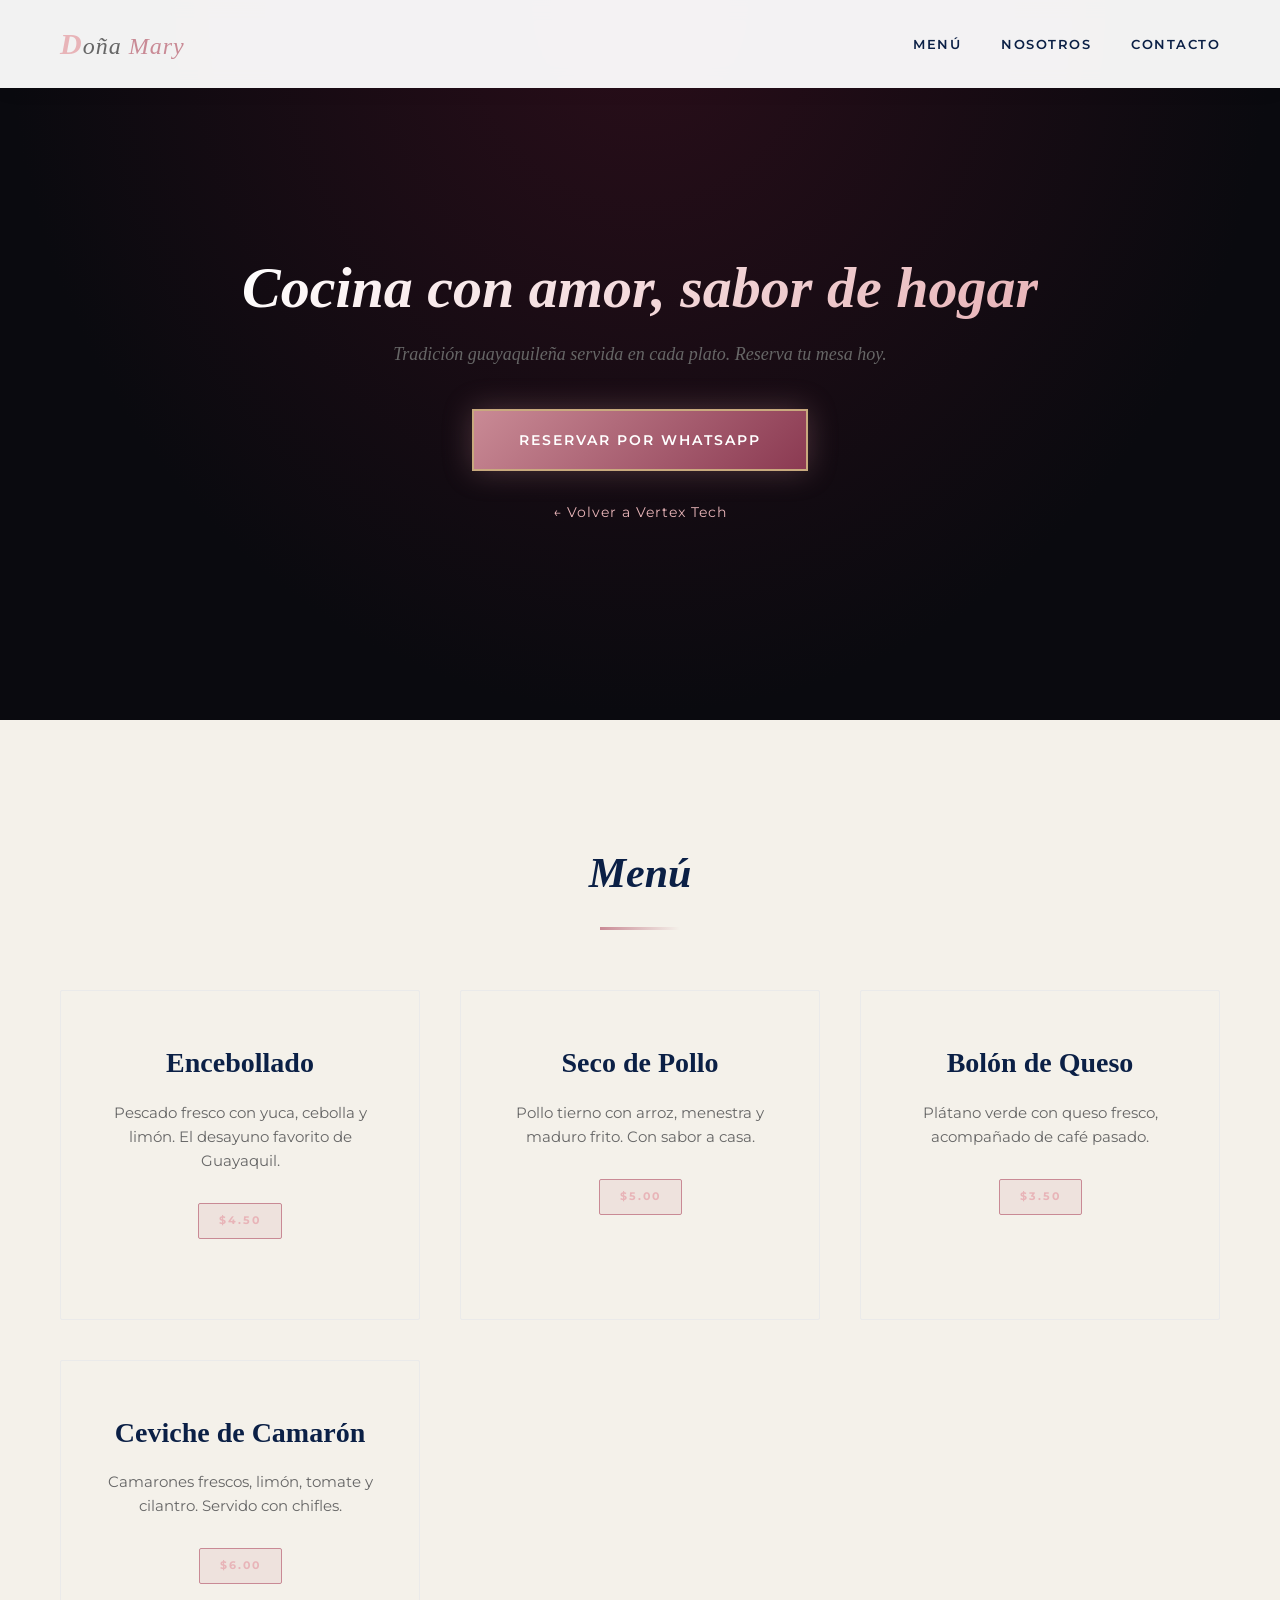
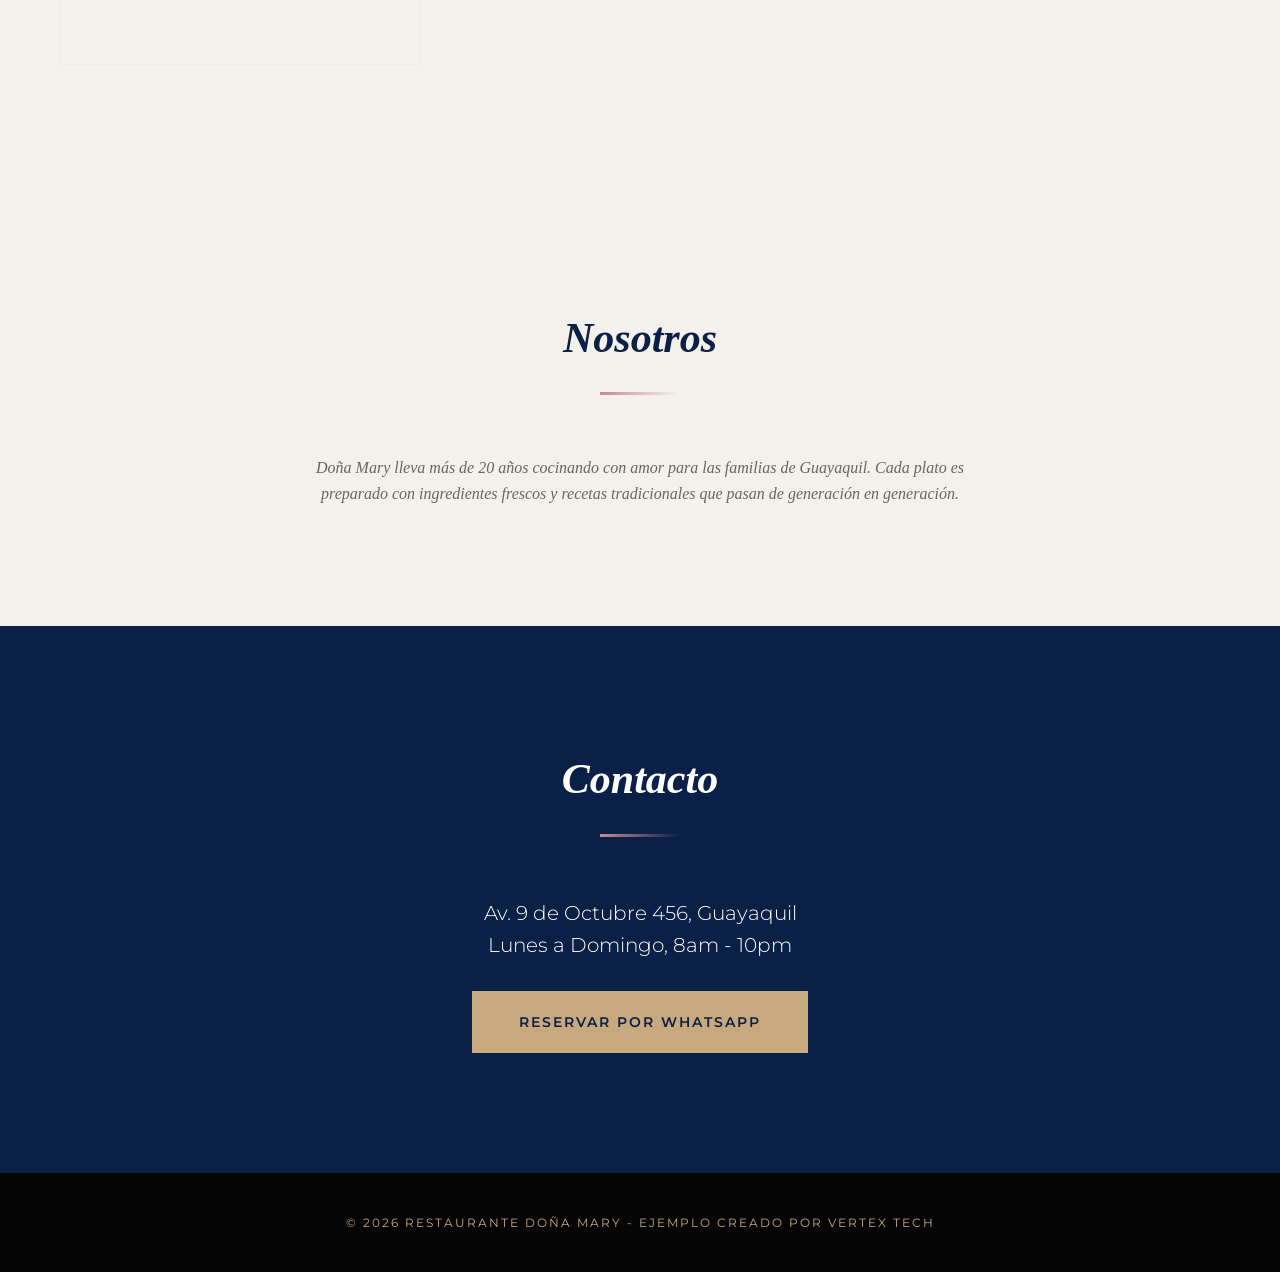
<file: portafolio/restaurante/index.html>
<!DOCTYPE html>
<html lang="es">
<head>
    <meta charset="UTF-8">
    <meta name="viewport" content="width=device-width, initial-scale=1.0">
    <title>Restaurante Doña Mary | Ejemplo</title>
    <link rel="stylesheet" href="../../style.css">
    <style>
        .hero-restaurante {
            min-height: 80vh;
            display: flex;
            flex-direction: column;
            justify-content: center;
            align-items: center;
            text-align: center;
            padding: 140px 20px 80px;
            background: radial-gradient(ellipse at center top, #2a0e1a 0%, #0a0a0f 70%);
        }

        .hero-restaurante h1 {
            font-family: Georgia, 'Times New Roman', serif;
            font-size: 58px;
            font-weight: 700;
            font-style: italic;
            margin-bottom: 20px;
            background: linear-gradient(135deg, #ffffff 0%, #e8b4b8 100%);
            -webkit-background-clip: text;
            -webkit-text-fill-color: transparent;
            background-clip: text;
            line-height: 1.1;
        }

        .hero-restaurante p {
            font-size: 18px;
            color: var(--gris);
            margin-bottom: 40px;
            font-family: Georgia, serif;
            font-style: italic;
        }

        .hero-restaurante .boton {
            background: linear-gradient(135deg, #c98a95 0%, #8b3a52 100%);
            color: #ffffff;
            box-shadow: 0 0 30px rgba(201, 138, 149, 0.3);
        }

        .hero-restaurante .boton:hover {
            box-shadow: 0 10px 40px rgba(201, 138, 149, 0.5);
        }

        .volver {
            display: inline-block;
            margin-top: 30px;
            color: #e8b4b8;
            text-decoration: none;
            font-size: 14px;
            letter-spacing: 1px;
        }

        .logo-restaurante {
            font-family: Georgia, serif;
            font-style: italic;
            font-size: 24px;
            letter-spacing: 1px;
        }

        .logo-restaurante .inicial {
            color: #e8b4b8;
            font-size: 30px;
            font-weight: 700;
        }

        .logo-restaurante .nombre {
            color: #c98a95;
            font-weight: 400;
        }

        #menu h2,
        #nosotros h2,
        #contacto h2 {
            font-family: Georgia, serif;
            font-style: italic;
            font-weight: 600;
        }

        #menu h2::after,
        #nosotros h2::after,
        #contacto h2::after {
            background: linear-gradient(90deg, #c98a95, transparent);
        }

        .menu-item h3 {
            font-family: Georgia, serif;
            font-weight: 600;
        }

        .menu-item .estado.activo {
            background-color: rgba(201, 138, 149, 0.15);
            color: #e8b4b8;
            border: 1px solid #c98a95;
        }

        .menu-item:hover {
            border-color: rgba(201, 138, 149, 0.5) !important;
            box-shadow: 0 20px 60px rgba(201, 138, 149, 0.15) !important;
        }

        @media (max-width: 768px) {
            .hero-restaurante h1 {
                font-size: 38px;
            }
        }
    </style>
</head>
<body>

    <header>
        <div class="logo-restaurante">
            <span class="inicial">D</span>oña <span class="nombre">Mary</span>
        </div>
        <nav>
            <a href="#menu">Menú</a>
            <a href="#nosotros">Nosotros</a>
            <a href="#contacto">Contacto</a>
        </nav>
    </header>

    <section class="hero-restaurante">
        <h1>Cocina con amor, sabor de hogar</h1>
        <p>Tradición guayaquileña servida en cada plato. Reserva tu mesa hoy.</p>
        <a href="https://wa.me/593982679961" class="boton">Reservar por WhatsApp</a>
        <a href="../../vertex-tech/index.html" class="volver">← Volver a Vertex Tech</a>
    </section>

    <section id="menu">
        <h2>Menú</h2>
        <div class="ramas-grid">

            <div class="rama menu-item">
                <h3>Encebollado</h3>
                <p>Pescado fresco con yuca, cebolla y limón. El desayuno favorito de Guayaquil.</p>
                <span class="estado activo">$4.50</span>
            </div>

            <div class="rama menu-item">
                <h3>Seco de Pollo</h3>
                <p>Pollo tierno con arroz, menestra y maduro frito. Con sabor a casa.</p>
                <span class="estado activo">$5.00</span>
            </div>

            <div class="rama menu-item">
                <h3>Bolón de Queso</h3>
                <p>Plátano verde con queso fresco, acompañado de café pasado.</p>
                <span class="estado activo">$3.50</span>
            </div>

            <div class="rama menu-item">
                <h3>Ceviche de Camarón</h3>
                <p>Camarones frescos, limón, tomate y cilantro. Servido con chifles.</p>
                <span class="estado activo">$6.00</span>
            </div>

        </div>
    </section>

    <section id="nosotros">
        <h2>Nosotros</h2>
        <p style="text-align:center; color:var(--gris); max-width:700px; margin:0 auto; font-family: Georgia, serif; font-style: italic;">
            Doña Mary lleva más de 20 años cocinando con amor para las familias de Guayaquil.
            Cada plato es preparado con ingredientes frescos y recetas tradicionales que pasan de generación en generación.
        </p>
    </section>

    <section id="contacto">
        <h2>Contacto</h2>
        <p style="text-align:center; color:var(--gris); margin-bottom:30px;">
            Av. 9 de Octubre 456, Guayaquil<br>
            Lunes a Domingo, 8am - 10pm
        </p>
        <div style="text-align:center;">
            <a href="https://wa.me/593982679961" class="boton">Reservar por WhatsApp</a>
        </div>
    </section>

    <footer>
        <p>© 2026 Restaurante Doña Mary - Ejemplo creado por Vertex Tech</p>
    </footer>

</body>
</html>
</file>
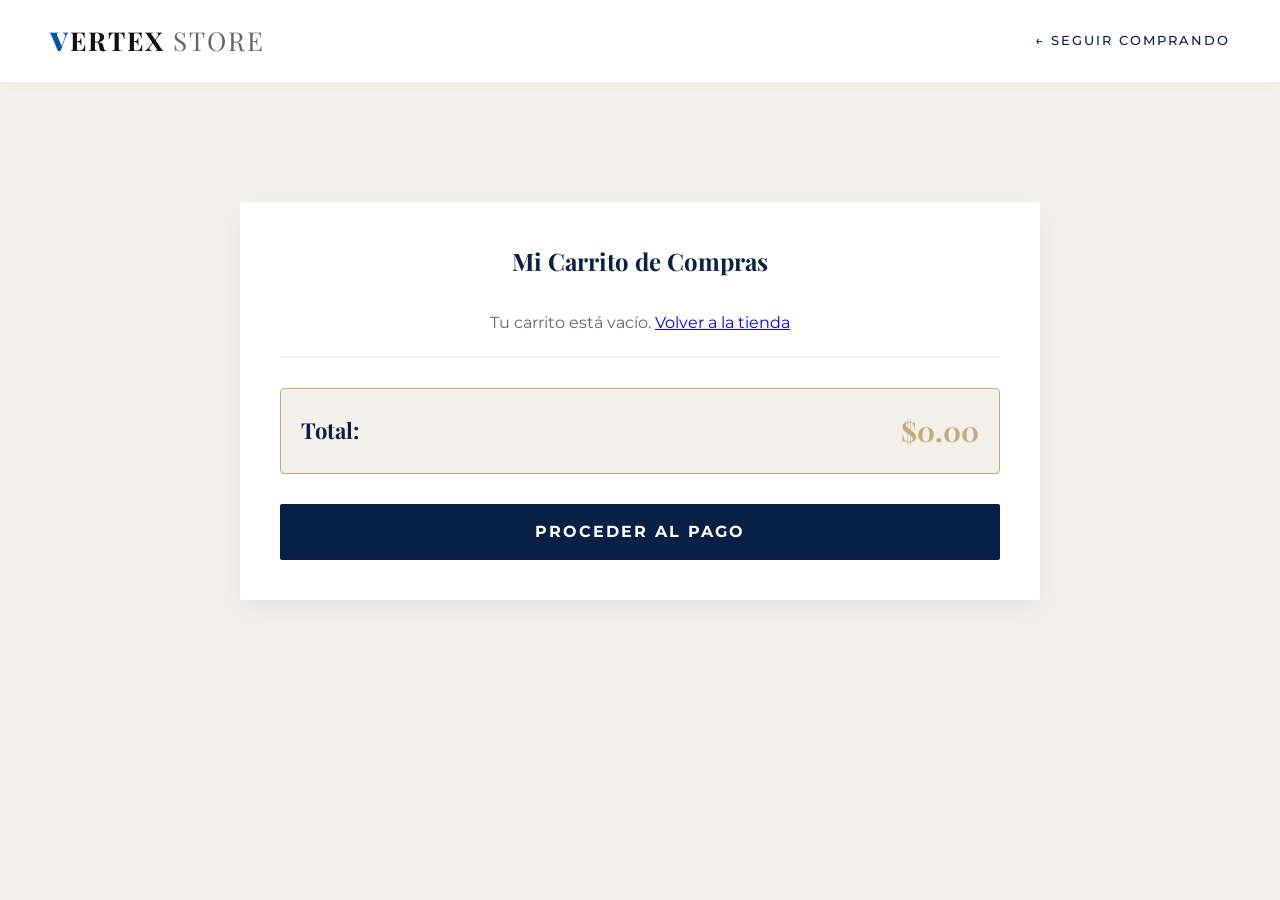
<file: vertex-store/carrito.html>
<!DOCTYPE html>
<html lang="es">
<head>
    <meta charset="UTF-8">
    <meta name="viewport" content="width=device-width, initial-scale=1.0">
    <title>Mi Carrito | Vertex Store</title>
    <link rel="stylesheet" href="../style.css">
    <link rel="stylesheet" href="estilo.css">
</head>
<body>

    <header class="header-tienda">
        <div class="logo">
            <a href="../index.html" style="text-decoration:none; color:#111;">
                <span style="color:#0056b3; font-weight:900;">V</span>ERTEX <span style="color:#666; font-weight:300;">STORE</span>
            </a>
        </div>
        <nav>
            <a href="index.html">← Seguir Comprando</a>
        </nav>
    </header>

    <div class="checkout-container" style="max-width: 800px;">
        <h2>Mi Carrito de Compras</h2>

        <!-- Aquí se muestran los productos -->
        <div id="lista-carrito" class="resumen-carrito" style="max-height: none;"></div>
        
        <div class="total-container">
            <h3>Total:</h3>
            <h3 id="total-pagar">$0.00</h3>
        </div>

        <div style="text-align: center;">
            <a href="checkout.html" class="btn-pagar" style="text-decoration: none; display: block;">Proceder al Pago</a>
        </div>
    </div>

    <script src="store.js"></script>
</body>
</html>
</file>
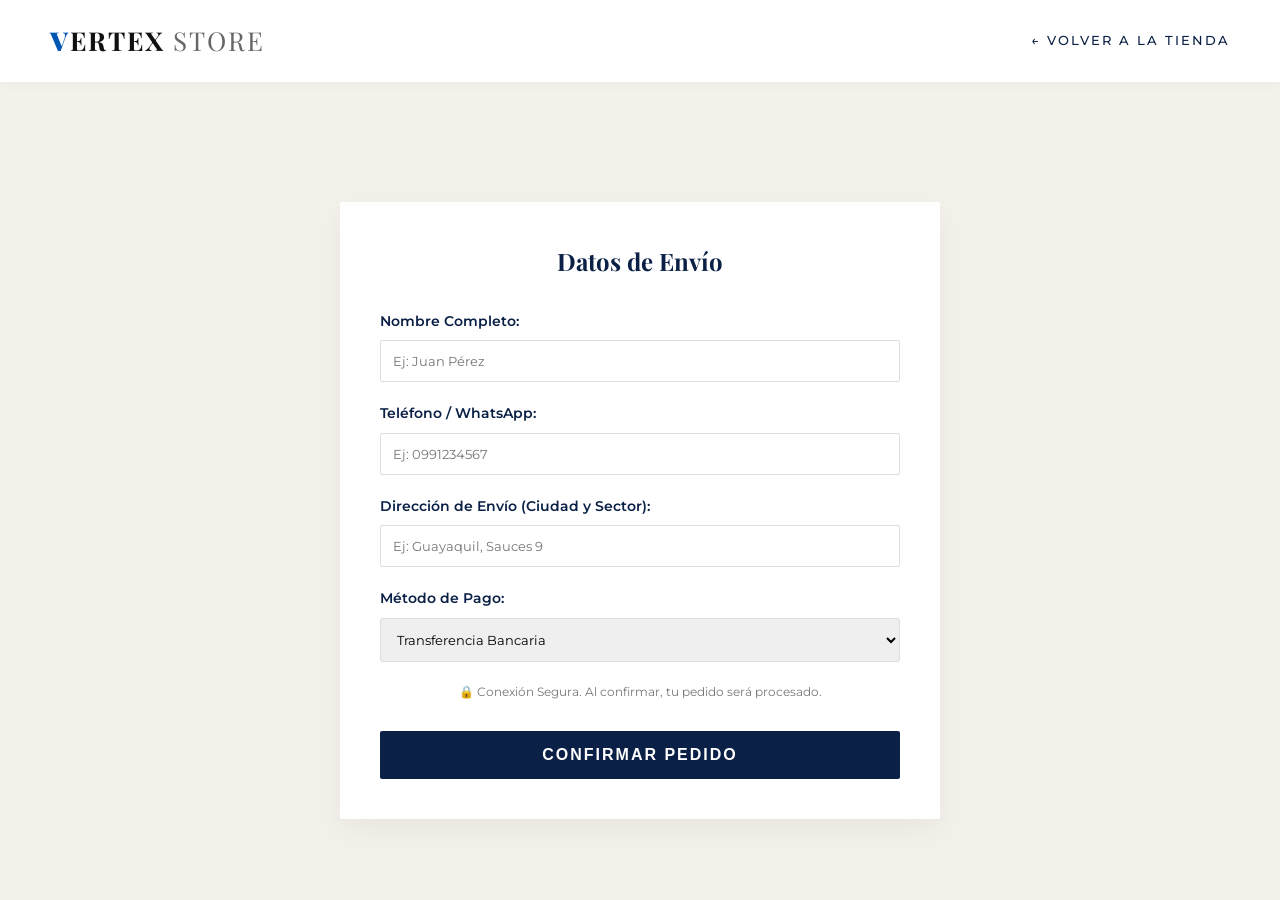
<file: vertex-store/checkout.html>
<!DOCTYPE html>
<html lang="es">
<head>
    <meta charset="UTF-8">
    <meta name="viewport" content="width=device-width, initial-scale=1.0">
    <title>Finalizar Compra | Vertex Store</title>
    <link rel="stylesheet" href="../style.css">
    <link rel="stylesheet" href="estilo.css">
</head>
<body>

    <header class="header-tienda">
        <div class="logo">
            <a href="../index.html" style="text-decoration:none; color:#111;">
                <span style="color:#0056b3; font-weight:900;">V</span>ERTEX <span style="color:#666; font-weight:300;">STORE</span>
            </a>
        </div>
        <nav>
            <a href="index.html">← Volver a la Tienda</a>
        </nav>
    </header>

    <div class="checkout-container">
        <h2>Datos de Envío</h2>

        <form action="https://notificador-vertex.wladimirjoseespinalbaque.workers.dev" method="POST" id="form-compra" onsubmit="limpiarCarritoAlComprar()">
            
            <!-- Inputs ocultos que se llenan solos con el carrito -->
            <input type="hidden" name="Lista_Productos" id="input-lista-productos" value="">
            <input type="hidden" name="Total_Pagar" id="input-total-pagar" value="">

            <div class="form-group">
                <label>Nombre Completo:</label>
                <input type="text" name="Nombre" required placeholder="Ej: Juan Pérez">
            </div>

            <div class="form-group">
                <label>Teléfono / WhatsApp:</label>
                <input type="tel" name="Telefono" required placeholder="Ej: 0991234567">
            </div>

            <div class="form-group">
                <label>Dirección de Envío (Ciudad y Sector):</label>
                <input type="text" name="Direccion" required placeholder="Ej: Guayaquil, Sauces 9">
            </div>

            <div class="form-group">
                <label>Método de Pago:</label>
                <select name="Metodo_Pago" required>
                    <option value="Transferencia Bancaria">Transferencia Bancaria</option>
                    <option value="Deuna">Deuna</option>
                    <option value="Efectivo (Contra entrega)">Efectivo (Contra entrega)</option>
                </select>
            </div>

            <div style="text-align: center; margin-bottom: 20px; color: #777; font-size: 12px;">
                🔒 Conexión Segura. Al confirmar, tu pedido será procesado.
            </div>

            <button type="submit" class="btn-pagar">Confirmar Pedido</button>
        </form>
    </div>

    <script src="store.js"></script>
</body>
</html>
</file>
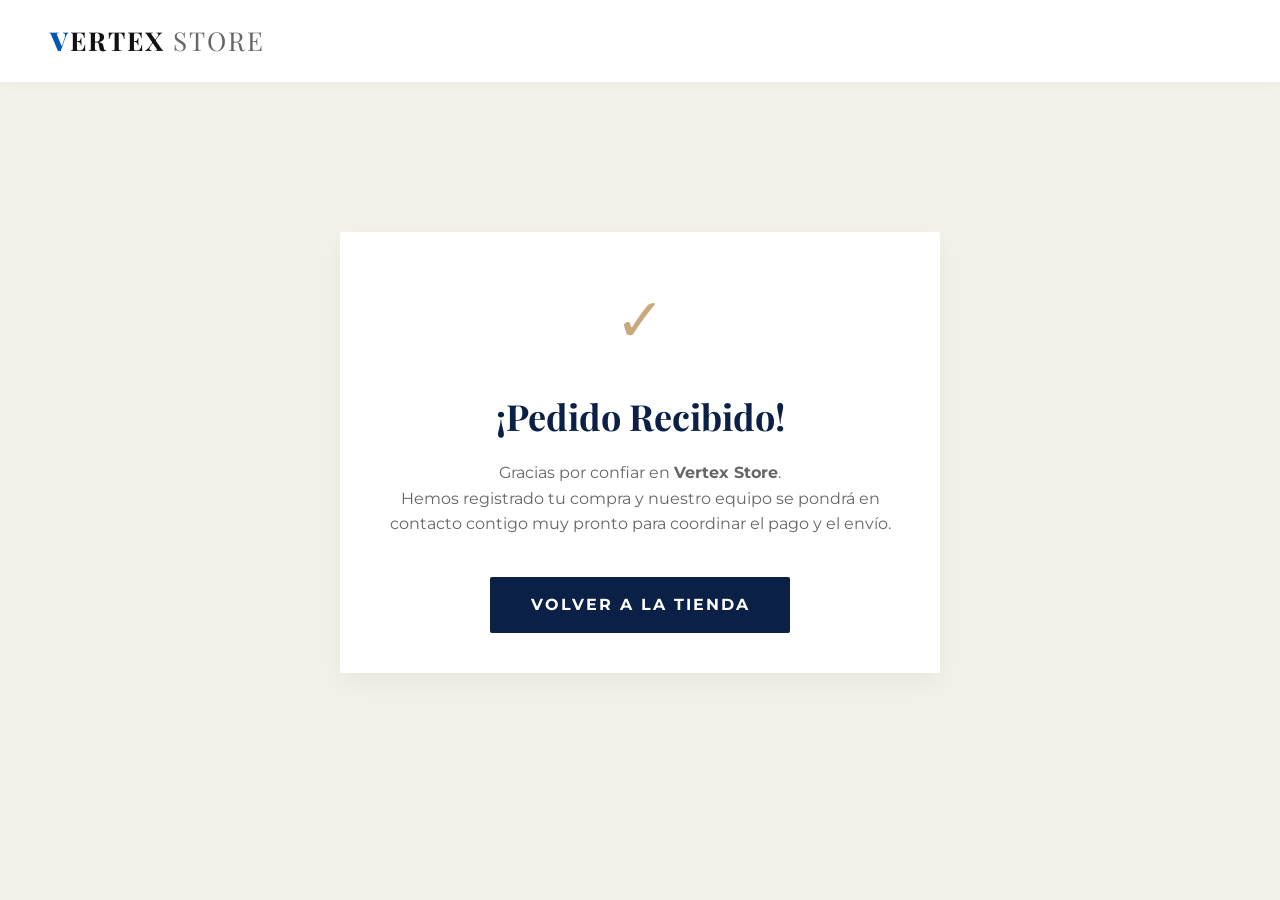
<file: vertex-store/exito.html>
<!DOCTYPE html>
<html lang="es">
<head>
    <meta charset="UTF-8">
    <meta name="viewport" content="width=device-width, initial-scale=1.0">
    <title>¡Pedido Recibido! | Vertex Store</title>
    <link rel="stylesheet" href="../style.css">
    <link rel="stylesheet" href="estilo.css">
</head>
<body>

    <header class="header-tienda">
        <div class="logo">
            <a href="../index.html" style="text-decoration:none; color:#111;">
                <span style="color:#0056b3; font-weight:900;">V</span>ERTEX <span style="color:#666; font-weight:300;">STORE</span>
            </a>
        </div>
    </header>

    <div class="checkout-container" style="text-align: center; margin-top: 150px;">
        <!-- Un check elegante -->
        <div style="font-size: 60px; color: #c8a97e; margin-bottom: 20px;">✓</div>

        <h2 style="color: #0b2046; font-family: 'Playfair Display', serif; font-size: 36px; margin-bottom: 15px;">
            ¡Pedido Recibido!
        </h2>

        <p style="color: #666; font-size: 16px; margin-bottom: 30px; line-height: 1.6;">
            Gracias por confiar en <strong>Vertex Store</strong>.<br>
            Hemos registrado tu compra y nuestro equipo se pondrá en contacto contigo muy pronto para coordinar el pago y el envío.
        </p>

        <a href="index.html" class="btn-pagar" style="text-decoration: none; display: inline-block; max-width: 300px;">
            Volver a la Tienda
        </a>
    </div>

</body>
</html>
</file>
<file: style.css>
@import url('https://fonts.googleapis.com/css2?family=Montserrat:wght@300;400;600;700&family=Playfair+Display:ital,wght@0,600;0,800;1,600&display=swap');

:root {
    --fondo-crema: #f4f1ea;
    --blanco-puro: #ffffff;
    --azul-marino: #0b2046;
    --dorado-camel: #c8a97e;
    --negro-elegante: #050505;
    --gris-texto: #666666;
}

* { margin: 0; padding: 0; box-sizing: border-box; }

body {
    font-family: 'Montserrat', sans-serif;
    background-color: var(--fondo-crema);
    color: var(--gris-texto);
    line-height: 1.6;
    overflow-x: hidden;
}

html { scroll-behavior: smooth; }

/* ===== HEADER ===== */
header {
    position: fixed; top: 0; left: 0; width: 100%;
    display: flex; justify-content: space-between; align-items: center;
    padding: 20px 60px;
    background-color: rgba(255, 255, 255, 0.95);
    backdrop-filter: blur(10px);
    box-shadow: 0 2px 20px rgba(0, 0, 0, 0.05);
    z-index: 1000;
}

.logo { font-size: 24px; font-family: 'Playfair Display', serif; font-weight: 800; letter-spacing: 2px; color: var(--azul-marino); }
.logo .v { color: var(--dorado-camel); font-size: 28px; font-weight: 900; }
.logo .group { color: var(--dorado-camel); font-weight: 300; font-size: 18px; }

nav { display: flex; gap: 40px; }
nav a {
    color: var(--azul-marino); text-decoration: none; font-size: 13px;
    font-weight: 600; letter-spacing: 1.5px; text-transform: uppercase; transition: color 0.3s;
}
nav a:hover { color: var(--dorado-camel); }

/* ===== HERO ===== */
.hero {
    min-height: 100vh; display: flex; flex-direction: column; justify-content: center; align-items: center;
    text-align: center; padding: 120px 20px 80px;
    background: linear-gradient(rgba(11, 32, 70, 0.85), rgba(11, 32, 70, 0.95)), url('https://images.unsplash.com/photo-1451187580459-43490279c0fa?q=80&w=1920&auto=format&fit=crop') center/cover;
    color: var(--blanco-puro); border-bottom: 5px solid var(--dorado-camel);
}
.hero h1 { font-size: 65px; font-family: 'Playfair Display', serif; font-weight: 800; line-height: 1.1; margin-bottom: 25px; color: var(--fondo-crema); max-width: 900px; }
.hero p { font-size: 18px; font-weight: 300; color: #ddd; max-width: 700px; margin-bottom: 45px; letter-spacing: 1px; }

/* ===== BOTONES ===== */
.boton {
    display: inline-block; padding: 18px 45px; background: transparent; color: var(--blanco-puro);
    border: 2px solid var(--dorado-camel); text-decoration: none; font-weight: 600;
    font-size: 14px; letter-spacing: 2px; text-transform: uppercase; transition: all 0.4s;
}
.boton:hover { background: var(--dorado-camel); color: var(--azul-marino); box-shadow: 0 10px 30px rgba(200, 169, 126, 0.3); }

/* ===== SECCIONES ===== */
section { padding: 120px 60px; max-width: 1300px; margin: 0 auto; }
section h2 { font-size: 42px; font-family: 'Playfair Display', serif; font-weight: 800; margin-bottom: 60px; text-align: center; color: var(--azul-marino); }
section h2::after { content: ''; display: block; width: 80px; height: 3px; background: var(--dorado-camel); margin: 20px auto 0; }

/* ===== RAMAS ===== */
#ramas { background-color: var(--blanco-puro); }
.ramas-grid { display: grid; grid-template-columns: repeat(auto-fit, minmax(320px, 1fr)); gap: 40px; }
.rama { background: var(--fondo-crema); border: 1px solid #eaeaea; border-radius: 2px; padding: 50px 40px; transition: all 0.4s; text-align: center; position: relative; }
.rama::before { content: ''; position: absolute; bottom: 0; left: 0; width: 100%; height: 4px; background: var(--dorado-camel); transform: scaleX(0); transition: transform 0.4s; }
.rama:hover { transform: translateY(-10px); box-shadow: 0 20px 40px rgba(11, 32, 70, 0.08); }
.rama:hover::before { transform: scaleX(1); }
.rama h3 { font-size: 28px; font-family: 'Playfair Display', serif; color: var(--azul-marino); margin-bottom: 15px; }
.rama p { color: var(--gris-texto); margin-bottom: 30px; font-size: 15px; }
.estado { display: inline-block; padding: 8px 20px; font-size: 11px; font-weight: 700; letter-spacing: 2px; text-transform: uppercase; margin-bottom: 30px; border-radius: 2px; }
.estado.activo { background-color: var(--azul-marino); color: var(--blanco-puro); }
.estado.proximo { background-color: #e0e0e0; color: #666; }
.boton-rama { display: block; text-decoration: none; color: var(--azul-marino); font-weight: 600; font-size: 13px; letter-spacing: 1px; text-transform: uppercase; border-bottom: 1px solid var(--azul-marino); padding-bottom: 5px; transition: 0.3s; }
.boton-rama:hover { color: var(--dorado-camel); border-color: var(--dorado-camel); }

/* ===== SOBRE ===== */
#sobre { text-align: center; background-color: var(--fondo-crema); }
#sobre p { max-width: 800px; margin: 0 auto 25px; font-size: 18px; color: var(--gris-texto); font-weight: 300; }
#sobre strong { color: var(--azul-marino); font-weight: 600; }

/* ===== CONTACTO ===== */
#contacto { text-align: center; background-color: var(--azul-marino); color: var(--blanco-puro); max-width: 100%; }
#contacto h2 { color: var(--blanco-puro); }
#contacto p { font-size: 20px; color: var(--dorado-camel); margin-bottom: 40px; font-weight: 300; }
#contacto .boton { background: var(--dorado-camel); color: var(--azul-marino); border-color: var(--dorado-camel); }
#contacto .boton:hover { background: transparent; color: var(--dorado-camel); }

/* ===== FOOTER ===== */
footer { text-align: center; padding: 40px 20px; background: var(--negro-elegante); color: var(--dorado-camel); font-size: 12px; letter-spacing: 2px; text-transform: uppercase; }

@media (max-width: 768px) {
    header { padding: 15px 20px; flex-direction: column; gap: 15px; }
    nav { gap: 15px; flex-wrap: wrap; justify-content: center; }
    .hero h1 { font-size: 38px; }
    section { padding: 80px 20px; }
}
</file>
<file: vertex-IA/IA.css>
/* Estilos específicos para Vertex AI */
.hero-ai {
    padding: 140px 20px 80px;
    text-align: center;
    background: radial-gradient(ellipse at center top, #0b2046 0%, #050505 100%);
    color: var(--blanco-puro);
    border-bottom: 5px solid var(--dorado-camel);
}

.hero-ai h1 {
    font-size: 56px;
    font-family: 'Playfair Display', serif;
    color: var(--fondo-crema);
    margin-bottom: 20px;
    max-width: 900px;
    margin-left: auto;
    margin-right: auto;
    line-height: 1.2;
}

.hero-ai p {
    font-size: 18px;
    color: var(--dorado-camel);
    max-width: 700px;
    margin: 0 auto 40px auto;
    line-height: 1.6;
}

.hero-ai .boton {
    background: var(--dorado-camel);
    color: var(--azul-marino);
    border: 2px solid var(--dorado-camel);
}

.hero-ai .boton:hover {
    background: transparent;
    color: var(--dorado-camel);
}

@media (max-width: 768px) {
    .hero-ai h1 {
        font-size: 36px;
    }
    .hero-ai p {
        font-size: 15px;
    }
}
</file>
<file: vertex-tech/tech.css>
/* --- ESTILOS ESPECÍFICOS DE VERTEX TECH --- */
.hero-tech {
    min-height: 80vh;
    display: flex;
    flex-direction: column;
    justify-content: center;
    align-items: center;
    text-align: center;
    padding: 140px 20px 80px;
    background: var(--azul-marino); /* Azul profundo como el Hero principal */
    color: var(--blanco-puro);
    border-bottom: 5px solid var(--dorado-camel);
}

.hero-tech h1 {
    font-size: 54px;
    font-family: 'Playfair Display', serif;
    font-weight: 800;
    line-height: 1.1;
    margin-bottom: 25px;
    color: var(--fondo-crema);
    max-width: 900px;
}

.hero-tech p {
    font-size: 18px;
    color: var(--dorado-camel);
    max-width: 650px;
    margin-bottom: 40px;
    letter-spacing: 1px;
}

/* Para que el botón de WhatsApp se vea bien sobre el fondo azul */
.hero-tech .boton {
    background: var(--dorado-camel);
    color: var(--azul-marino);
    border: 2px solid var(--dorado-camel);
}

.hero-tech .boton:hover {
    background: transparent;
    color: var(--dorado-camel);
}

@media (max-width: 768px) {
    .hero-tech h1 {
        font-size: 38px;
    }
}
</file>
<file: vertex-store/estilo.css>
@import url('https://fonts.googleapis.com/css2?family=Montserrat:wght@300;400;600&family=Playfair+Display:ital,wght@0,600;1,600&display=swap');

/* --- PALETA DE LUJO Y ELEGANCIA --- */
:root {
    --fondo-crema: #f4f1ea;
    --blanco-puro: #ffffff;
    --azul-marino: #0b2046;
    --dorado-camel: #c8a97e;
    --negro-elegante: #050505;
    --gris-texto: #666666;
}

/* --- RESETEO Y FONDO --- */
body {
    background-color: var(--fondo-crema);
    color: var(--gris-texto);
    font-family: 'Montserrat', sans-serif;
    margin: 0;
}

/* --- HEADER --- */
.header-tienda {
    display: flex;
    justify-content: space-between;
    align-items: center;
    padding: 20px 50px;
    background: var(--blanco-puro);
    box-shadow: 0 2px 15px rgba(0,0,0,0.03);
    position: sticky;
    top: 0;
    z-index: 1000;
}

.logo {
    font-size: 26px;
    font-family: 'Playfair Display', serif;
    font-weight: bold;
    letter-spacing: 2px;
}
.logo span:first-child { color: var(--azul-marino); font-weight: 900; }
.logo span:last-child { color: var(--dorado-camel); font-weight: 300; }

.header-tienda nav { display: flex; align-items: center; gap: 30px; }
.header-tienda nav a {
    text-decoration: none;
    color: var(--azul-marino);
    font-weight: 500;
    font-size: 13px;
    letter-spacing: 2px;
    text-transform: uppercase;
    transition: 0.3s;
}
.header-tienda nav a:hover { color: var(--dorado-camel); }

/* --- NUEVOS ESTILOS UNIFICADOS PARA LOS BOTONES DEL HEADER --- */
.btn-search, .btn-carrito, .btn-login {
    background: var(--azul-marino);
    color: var(--blanco-puro);
    border: 1px solid var(--azul-marino);
    padding: 0 25px; /* Padding horizontal para que respiren */
    height: 42px; /* Altura fija para que todos midan igual */
    border-radius: 2px;
    cursor: pointer;
    font-weight: 600;
    font-size: 12px;
    letter-spacing: 2px;
    text-transform: uppercase;
    transition: 0.3s;
    font-family: 'Montserrat', sans-serif;
    display: inline-flex;
    align-items: center;
    justify-content: center;
    text-decoration: none;
    box-sizing: border-box;
}

/* El carrito y el login tienen fondo transparente por defecto */
.btn-carrito, .btn-login {
    background: transparent;
    color: var(--azul-marino);
}

/* Efectos Hover */
.btn-search:hover {
    background: transparent;
    color: var(--azul-marino);
}

.btn-carrito:hover, .btn-login:hover {
    background: var(--azul-marino);
    color: var(--blanco-puro);
}
/* ------------------------------------------------------------- */

/* --- HERO --- */
.hero-store {
    padding: 120px 20px;
    text-align: center;
    background: var(--azul-marino);
    color: var(--blanco-puro);
    border-bottom: 4px solid var(--dorado-camel);
}
.hero-store h1 {
    font-size: 56px;
    color: var(--fondo-crema);
    margin-bottom: 15px;
    font-family: 'Playfair Display', serif;
}
.hero-store p {
    color: var(--dorado-camel);
    font-size: 16px;
    font-weight: 300;
    letter-spacing: 3px;
    text-transform: uppercase;
}

/* --- MODAL DE BÚSQUEDA --- */
.search-modal {
    display: none;
    position: fixed;
    top: 0; left: 0; width: 100%; height: 100%;
    background: rgba(11, 32, 70, 0.95);
    backdrop-filter: blur(8px);
    z-index: 9999;
    justify-content: center;
    align-items: flex-start;
    padding-top: 150px;
}
.search-content {
    background: var(--blanco-puro);
    padding: 50px;
    border-radius: 2px;
    width: 90%;
    max-width: 600px;
    position: relative;
    box-shadow: 0 30px 60px rgba(0,0,0,0.4);
}
.close-btn {
    position: absolute;
    top: 15px; right: 20px;
    font-size: 24px;
    color: var(--azul-marino);
    background: none;
    border: none;
    cursor: pointer;
    transition: 0.3s;
}
.close-btn:hover { color: var(--dorado-camel); }
.search-content h2 {
    color: var(--azul-marino);
    margin-bottom: 25px;
    font-family: 'Playfair Display', serif;
    font-size: 28px;
}
#input-busqueda {
    width: 100%;
    padding: 18px;
    border: 1px solid #ccc;
    background: var(--fondo-crema);
    border-radius: 2px;
    font-size: 16px;
    outline: none;
    transition: 0.3s;
    font-family: 'Montserrat', sans-serif;
}
#input-busqueda:focus {
    border-color: var(--dorado-camel);
    box-shadow: 0 0 10px rgba(200, 169, 126, 0.2);
}

/* --- CATEGORÍAS --- */
.seccion-categorias { max-width: 1200px; margin: 80px auto; padding: 0 20px; }
.titulo-seccion {
    font-size: 36px;
    color: var(--azul-marino);
    margin-bottom: 50px;
    text-align: center;
    font-family: 'Playfair Display', serif;
    font-style: italic;
}

.grid-categorias {
    display: grid;
    grid-template-columns: repeat(auto-fit, minmax(220px, 1fr));
    gap: 30px;
}
.tarjeta-categoria {
    background: var(--blanco-puro);
    border: 1px solid #eaeaea;
    border-radius: 2px;
    padding: 50px 20px;
    text-align: center;
    cursor: pointer;
    transition: 0.4s;
    box-shadow: 0 5px 15px rgba(0,0,0,0.02);
    position: relative;
    overflow: hidden;
}
.tarjeta-categoria::before {
    content: '';
    position: absolute;
    top: 0; left: 0; width: 100%; height: 3px;
    background: var(--dorado-camel);
    transform: scaleX(0);
    transition: transform 0.4s;
}
.tarjeta-categoria:hover {
    box-shadow: 0 15px 30px rgba(11, 32, 70, 0.08);
    transform: translateY(-5px);
}
.tarjeta-categoria:hover::before { transform: scaleX(1); }
.tarjeta-categoria h3 {
    color: var(--azul-marino);
    font-size: 22px;
    margin-bottom: 10px;
    font-family: 'Playfair Display', serif;
}
.tarjeta-categoria p {
    color: var(--gris-texto);
    font-size: 12px;
    letter-spacing: 1.5px;
    text-transform: uppercase;
}

/* --- CARRUSEL Y PRODUCTOS --- */
.seccion-productos { max-width: 1200px; margin: 40px auto 100px; padding: 0 20px; }
.carrusel-wrapper { position: relative; display: flex; align-items: center; }
.carrusel {
    display: flex;
    gap: 30px;
    overflow-x: auto;
    scroll-behavior: smooth;
    scroll-snap-type: x mandatory;
    padding: 20px 0;
    scrollbar-width: none;
}
.carrusel::-webkit-scrollbar { display: none; }

.flecha-carrusel {
    background: var(--blanco-puro);
    border: 1px solid #ddd;
    color: var(--azul-marino);
    font-size: 16px;
    width: 50px;
    height: 50px;
    border-radius: 50%;
    cursor: pointer;
    box-shadow: 0 4px 10px rgba(0,0,0,0.05);
    position: absolute;
    z-index: 10;
    transition: 0.3s;
    display: flex;
    justify-content: center;
    align-items: center;
}
.flecha-carrusel:hover {
    background: var(--azul-marino);
    color: var(--blanco-puro);
    border-color: var(--azul-marino);
}
.flecha-carrusel:first-child { left: -25px; }
.flecha-carrusel:last-child { right: -25px; }

.tarjeta-producto {
    min-width: 280px;
    background: var(--blanco-puro);
    border: 1px solid #eaeaea;
    border-radius: 2px;
    padding: 20px;
    scroll-snap-align: start;
    transition: 0.4s;
    box-shadow: 0 5px 15px rgba(0,0,0,0.02);
}
.tarjeta-producto:hover {
    box-shadow: 0 15px 30px rgba(0,0,0,0.08);
    border-color: var(--dorado-camel);
}
.img-producto {
    width: 100%;
    height: 240px;
    object-fit: contain;
    background: var(--fondo-crema);
    border-radius: 2px;
    margin-bottom: 25px;
}
.tarjeta-producto h3 {
    color: var(--azul-marino);
    font-size: 18px;
    margin-bottom: 8px;
    font-family: 'Playfair Display', serif;
    font-weight: 600;
}
.precio {
    color: var(--dorado-camel);
    font-size: 26px;
    font-weight: 500;
    margin-bottom: 25px;
    font-family: 'Montserrat', sans-serif;
}

.btn-comprar {
    display: block;
    text-align: center;
    background: transparent;
    color: var(--azul-marino);
    border: 1px solid var(--azul-marino);
    padding: 14px;
    border-radius: 2px;
    text-decoration: none;
    font-weight: 600;
    font-size: 12px;
    text-transform: uppercase;
    letter-spacing: 2px;
    transition: 0.4s;
    cursor: pointer;
    width: 100%;
    box-sizing: border-box;
}
.btn-comprar:hover {
    background: var(--azul-marino);
    color: var(--blanco-puro);
}

/* --- FOOTER --- */
.footer-tienda {
    text-align: center;
    padding: 60px 20px;
    background: var(--negro-elegante);
    color: var(--dorado-camel);
    font-size: 12px;
    letter-spacing: 2px;
    text-transform: uppercase;
}

/* --- ESTILOS DEL CHECKOUT --- */
.checkout-container {
    max-width: 600px;
    margin: 120px auto 60px;
    background: var(--blanco-puro);
    padding: 40px;
    border-radius: 2px;
    box-shadow: 0 10px 30px rgba(0,0,0,0.05);
}
.checkout-container h2 {
    color: var(--azul-marino);
    font-family: 'Playfair Display', serif;
    margin-bottom: 30px;
    text-align: center;
}
.form-group {
    margin-bottom: 20px;
}
.form-group label {
    display: block;
    color: var(--azul-marino);
    font-weight: 600;
    margin-bottom: 8px;
    font-size: 14px;
}
.form-group input, .form-group select {
    width: 100%;
    padding: 12px;
    border: 1px solid #ddd;
    border-radius: 2px;
    font-family: 'Montserrat', sans-serif;
    outline: none;
}
.form-group input:focus, .form-group select:focus {
    border-color: var(--dorado-camel);
}
.btn-pagar {
    width: 100%;
    background: var(--azul-marino);
    color: var(--blanco-puro);
    border: none;
    padding: 15px;
    font-size: 16px;
    font-weight: bold;
    text-transform: uppercase;
    letter-spacing: 2px;
    cursor: pointer;
    transition: 0.3s;
    margin-top: 10px;
    border-radius: 2px;
}
.btn-pagar:hover {
    background: var(--dorado-camel);
    color: var(--azul-marino);
}

/* ========================================= */
/* --- ESTILOS PARA EL CARRITO --- */
/* ========================================= */

/* Resumen del carrito en la página de Checkout */
.resumen-carrito {
    margin-bottom: 30px;
    border-bottom: 2px solid var(--fondo-crema);
    padding-bottom: 20px;
    max-height: 300px;
    overflow-y: auto;
}

/* Cada producto en el carrito */
.item-carrito {
    display: flex;
    align-items: center;
    margin-bottom: 15px;
    background: #f9f9f9;
    padding: 12px;
    border-radius: 4px;
    border: 1px solid #eaeaea;
}

.item-carrito img {
    width: 60px;
    height: 60px;
    object-fit: contain;
    margin-right: 15px;
    background: white;
    border-radius: 4px;
    padding: 5px;
}

.info-item {
    flex: 1;
}

.info-item h4 {
    font-size: 15px;
    color: var(--azul-marino);
    margin: 0 0 5px 0;
    font-weight: 600;
}

.info-item p {
    font-size: 13px;
    color: #777;
    margin: 0;
}

.btn-eliminar {
    background: none;
    border: none;
    color: #d9534f;
    cursor: pointer;
    font-size: 18px;
    padding: 5px;
    transition: 0.3s;
}

.btn-eliminar:hover {
    color: #c9302c;
    transform: scale(1.2);
}

/* Contenedor del Total */
.total-container {
    display: flex;
    justify-content: space-between;
    align-items: center;
    background: var(--fondo-crema);
    padding: 20px;
    border-radius: 4px;
    margin-bottom: 30px;
    border: 1px solid var(--dorado-camel);
}

.total-container h3 {
    color: var(--azul-marino);
    font-family: 'Playfair Display', serif;
    font-size: 22px;
    margin: 0;
}

#total-pagar {
    color: var(--dorado-camel);
    font-size: 28px;
    font-weight: bold;
}

/* ========================================= */
/* --- ESTILO PARA EL BOTÓN "COMPRAR AHORA" --- */
/* ========================================= */
.btn-comprar-ahora {
    display: block;
    text-align: center;
    background: var(--azul-marino);
    color: var(--blanco-puro);
    border: 1px solid var(--azul-marino);
    padding: 14px;
    border-radius: 2px;
    text-decoration: none;
    font-weight: 600;
    font-size: 12px;
    text-transform: uppercase;
    letter-spacing: 2px;
    transition: 0.4s;
    margin-top: 10px;
    box-sizing: border-box;
}
.btn-comprar-ahora:hover {
    background: var(--dorado-camel);
    border-color: var(--dorado-camel);
    color: var(--azul-marino);
}

/* ========================================= */
/* --- DISEÑO RESPONSIVE PARA CELULARES --- */
/* ========================================= */
@media (max-width: 768px) {
    /* 1. Arreglar el Menú (Header) */
    .header-tienda {
        flex-direction: column; /* Pone el logo arriba y el menú abajo */
        padding: 15px 10px;
        gap: 15px;
    }

    .header-tienda nav {
        flex-wrap: wrap; /* Permite que los botones se acomoden en filas */
        justify-content: center;
        gap: 10px;
        width: 100%;
    }

    /* Hacemos los botones más pequeños y proporcionados */
    .btn-search, .btn-carrito, .btn-login {
        font-size: 11px;
        padding: 8px 15px;
        height: 38px; 
    }
    
    /* Ocultamos los enlaces de texto largos para que no ocupen espacio */
    .header-tienda nav a:not(.btn-carrito):not(.btn-login) {
        display: none; 
    }

    /* 2. Arreglar el Título de Bienvenida (Hero) */
    .hero-store {
        padding: 60px 15px;
    }

    .hero-store h1 {
        font-size: 36px; /* Letra más pequeña para celular */
        line-height: 1.2;
    }

    .hero-store p {
        font-size: 13px;
        letter-spacing: 1px;
    }

    /* 3. Arreglar las Categorías */
    .seccion-categorias {
        margin: 40px auto;
    }

    .titulo-seccion {
        font-size: 28px;
        margin-bottom: 30px;
    }

    .grid-categorias {
        grid-template-columns: 1fr; /* Una categoría por fila */
        gap: 15px;
    }
    
    .tarjeta-categoria {
        padding: 30px 20px; /* Menos espacio interno */
    }

    /* 4. Arreglar el Carrusel de Productos */
    .carrusel {
        gap: 15px;
    }
    
    .tarjeta-producto {
        min-width: 240px; /* Tarjetas un poco más angostas */
        padding: 15px;
    }
    
    .img-producto {
        height: 180px; /* Imagen un poco más pequeña */
    }

    /* Ocultamos las flechas en celular porque se desliza con el dedo */
    .flecha-carrusel {
        display: none; 
    }
}
</file>
